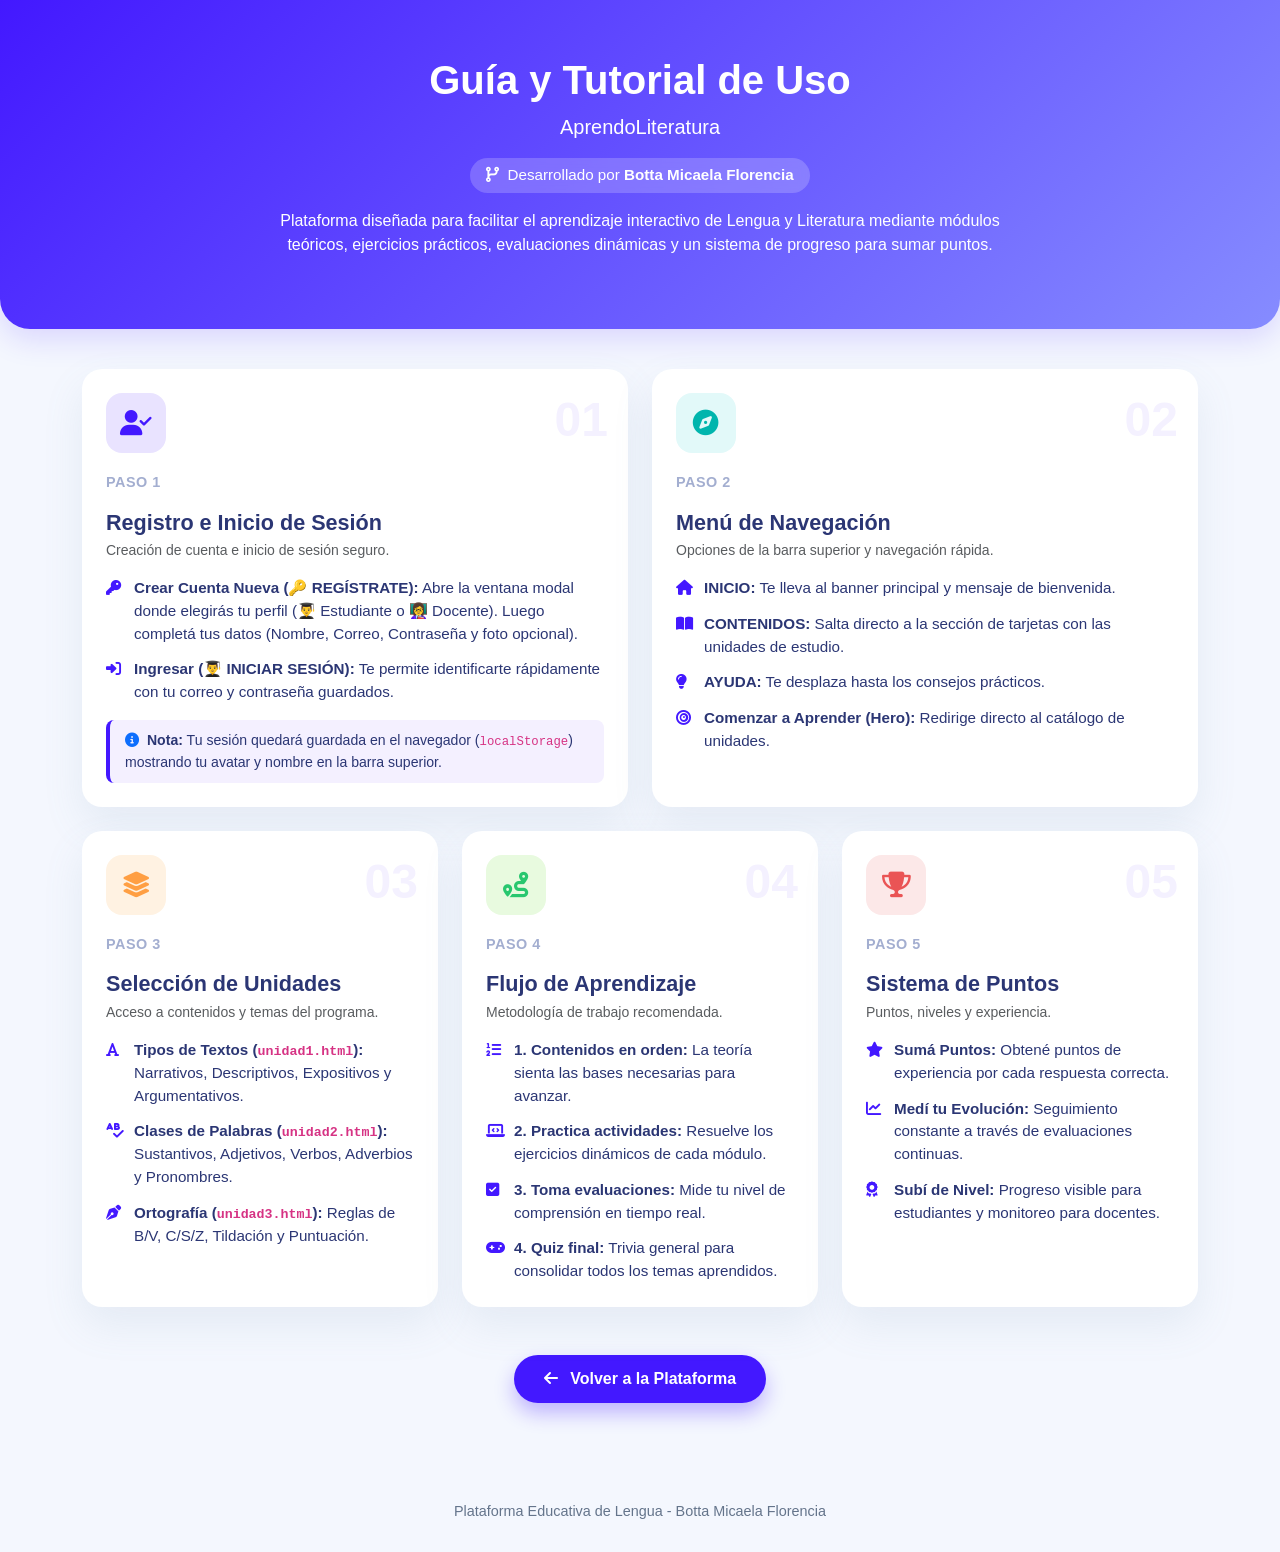
<file: tutorial.html>
<!DOCTYPE html>
<html lang="es">
<head>
    <meta charset="UTF-8">
    <meta name="viewport" content="width=device-width, initial-scale=1.0">
    <title>Plataforma de lengua</title>
    <link rel="stylesheet" href="https://cdn.jsdelivr.net/npm/bootstrap@4.4.1/dist/css/bootstrap.min.css" integrity="sha384-Vkoo8x4CGsO3+Hhxv8T/Q5PaXtkKtu6ug5TOeNV6gBiFeWPGFN9MuhOf23Q9Ifjh" crossorigin="anonymous">
    <!-- FontAwesome para los íconos del menú (llave y usuario) -->
    <link rel="stylesheet" href="https://cdnjs.cloudflare.com/ajax/libs/font-awesome/6.0.0/css/all.min.css">
    <link rel="stylesheet" href="estilos.css">
    <!-- Favicon / Ícono de la pestaña -->
  <link rel="icon" type="image/png" href="logo.png">
  <meta name="viewport" content="width=device-width, initial-scale=1.0">
</head>

<body>

<!DOCTYPE html>
<html lang="es">
<head>
  <meta charset="UTF-8">
  <meta name="viewport" content="width=device-width, initial-scale=1.0">
  <title>Tutorial de Uso - AprendoLiteratura</title>
  <!-- Bootstrap 5 CSS -->
  <link href="https://cdn.jsdelivr.net/npm/bootstrap@5.3.0/dist/css/bootstrap.min.css" rel="stylesheet">
  <!-- FontAwesome Icons -->
  <link rel="stylesheet" href="https://cdnjs.cloudflare.com/ajax/libs/font-awesome/6.4.0/css/all.min.css">
  
  <style>
    /* Estilos Generales */
    body {
      background-color: #f4f7fe;
      font-family: 'Segoe UI', Tahoma, Geneva, Verdana, sans-serif;
      color: #2b3674;
    }

    /* Banner Principal / Header */
    .tutorial-header {
      background: linear-gradient(135deg, #4318FF 0%, #868CFF 100%);
      color: white;
      padding: 3.5rem 1.5rem;
      border-radius: 0 0 30px 30px;
      margin-bottom: 2.5rem;
      box-shadow: 0px 10px 30px rgba(67, 24, 255, 0.15);
    }

    .tutorial-header h1 {
      font-weight: 800;
      font-size: 2.5rem;
    }

    .author-badge {
      background: rgba(255, 255, 255, 0.2);
      backdrop-filter: blur(5px);
      padding: 6px 16px;
      border-radius: 50px;
      display: inline-block;
      font-size: 0.95rem;
      font-weight: 500;
    }

    /* Tarjetas del Paso a Paso */
    .step-card {
      background: #ffffff;
      border-radius: 20px;
      border: none;
      box-shadow: 0px 18px 40px rgba(112, 144, 176, 0.12);
      transition: all 0.3s ease;
      height: 100%;
      overflow: hidden;
      position: relative;
    }

    .step-card:hover {
      transform: translateY(-5px);
      box-shadow: 0px 22px 45px rgba(67, 24, 255, 0.18);
    }

    /* Números de Pasos */
    .step-number {
      position: absolute;
      top: 15px;
      right: 20px;
      font-size: 3rem;
      font-weight: 900;
      color: rgba(67, 24, 255, 0.06);
    }

    .step-icon-wrapper {
      width: 60px;
      height: 60px;
      border-radius: 16px;
      display: flex;
      align-items: center;
      justify-content: center;
      font-size: 1.6rem;
      margin-bottom: 1.2rem;
    }

    /* Colores por sección */
    .bg-icon-1 { background: #E9E3FF; color: #4318FF; }
    .bg-icon-2 { background: #E2F9F9; color: #00B5AD; }
    .bg-icon-3 { background: #FFF2E2; color: #FF9F43; }
    .bg-icon-4 { background: #E8FADF; color: #28C76F; }
    .bg-icon-5 { background: #FCE8E8; color: #EA5455; }

    .step-title {
      font-size: 1.35rem;
      font-weight: 700;
      margin-bottom: 0.3rem;
    }

    .step-subtitle {
      font-size: 0.9rem;
      color: #A3AED0;
      font-weight: 600;
      text-transform: uppercase;
      letter-spacing: 0.5px;
      margin-bottom: 1rem;
    }

    .custom-list {
      list-style: none;
      padding-left: 0;
      margin-bottom: 0;
    }

    .custom-list li {
      position: relative;
      padding-left: 28px;
      margin-bottom: 0.8rem;
      font-size: 0.95rem;
      line-height: 1.5;
    }

    .custom-list li i {
      position: absolute;
      left: 0;
      top: 3px;
      color: #4318FF;
    }

    .custom-list li:last-child {
      margin-bottom: 0;
    }

    /* Modó Nota de Alerta */
    .note-box {
      background-color: #F4F0FF;
      border-left: 4px solid #4318FF;
      padding: 10px 15px;
      border-radius: 8px;
      font-size: 0.88rem;
      margin-top: 1rem;
    }

    /* Botón de Regreso */
    .btn-back {
      background: #4318FF;
      color: white;
      padding: 12px 30px;
      border-radius: 50px;
      font-weight: 700;
      text-decoration: none;
      box-shadow: 0px 10px 20px rgba(67, 24, 255, 0.3);
      transition: all 0.3s ease;
      display: inline-block;
    }

    .btn-back:hover {
      background: #3311CC;
      color: white;
      transform: scale(1.03);
    }
  </style>
</head>
<body>

  <!-- BANNER CABECERA -->
  <header class="tutorial-header text-center">
    <div class="container">
      <h1>Guía y Tutorial de Uso</h1>
      <p class="lead mt-2 mb-3">AprendoLiteratura</p>
      <div class="author-badge">
        <i class="fa-solid fa-code-branch me-1"></i> Desarrollado por <strong>Botta Micaela Florencia</strong>
      </div>
      <p class="mt-3 max-w-700 mx-auto opacity-90" style="max-width: 750px;">
        Plataforma diseñada para facilitar el aprendizaje interactivo de Lengua y Literatura mediante módulos teóricos, ejercicios prácticos, evaluaciones dinámicas y un sistema de progreso para sumar puntos.
      </p>
    </div>
  </header>

  <!-- CONTENIDO PRINCIPAL / TARJETAS -->
  <main class="container mb-5">
    <div class="row g-4">

      <!-- PASO 1: REGISTRO E INICIO DE SESIÓN -->
      <div class="col-lg-6">
        <div class="step-card p-4">
          <span class="step-number">01</span>
          <div class="step-icon-wrapper bg-icon-1">
            <i class="fa-solid fa-user-check"></i>
          </div>
          <div class="step-subtitle">Paso 1</div>
          <h2 class="step-title">Registro e Inicio de Sesión</h2>
          <p class="text-muted small">Creación de cuenta e inicio de sesión seguro.</p>
          
          <ul class="custom-list mt-3">
            <li>
              <i class="fa-solid fa-key"></i>
              <strong>Crear Cuenta Nueva (🔑 REGÍSTRATE):</strong> Abre la ventana modal donde elegirás tu perfil (👨‍🎓 Estudiante o 👩‍🏫 Docente). Luego completá tus datos (Nombre, Correo, Contraseña y foto opcional).
            </li>
            <li>
              <i class="fa-solid fa-right-to-bracket"></i>
              <strong>Ingresar (👨‍🎓 INICIAR SESIÓN):</strong> Te permite identificarte rápidamente con tu correo y contraseña guardados.
            </li>
          </ul>

          <div class="note-box">
            <i class="fa-solid fa-circle-info text-primary me-1"></i>
            <strong>Nota:</strong> Tu sesión quedará guardada en el navegador (<code>localStorage</code>) mostrando tu avatar y nombre en la barra superior.
          </div>
        </div>
      </div>

      <!-- PASO 2: MENÚ DE NAVEGACIÓN -->
      <div class="col-lg-6">
        <div class="step-card p-4">
          <span class="step-number">02</span>
          <div class="step-icon-wrapper bg-icon-2">
            <i class="fa-solid fa-compass"></i>
          </div>
          <div class="step-subtitle">Paso 2</div>
          <h2 class="step-title">Menú de Navegación</h2>
          <p class="text-muted small">Opciones de la barra superior y navegación rápida.</p>

          <ul class="custom-list mt-3">
            <li>
              <i class="fa-solid fa-house"></i>
              <strong>INICIO:</strong> Te lleva al banner principal y mensaje de bienvenida.
            </li>
            <li>
              <i class="fa-solid fa-book-open"></i>
              <strong>CONTENIDOS:</strong> Salta directo a la sección de tarjetas con las unidades de estudio.
            </li>
            <li>
              <i class="fa-solid fa-lightbulb"></i>
              <strong> AYUDA:</strong> Te desplaza hasta los consejos prácticos.
            </li>
            <li>
              <i class="fa-solid fa-bullseye"></i>
              <strong> Comenzar a Aprender (Hero):</strong> Redirige directo al catálogo de unidades.
            </li>
          </ul>
        </div>
      </div>

      <!-- PASO 3: UNIDADES DIDÁCTICAS -->
      <div class="col-lg-4">
        <div class="step-card p-4">
          <span class="step-number">03</span>
          <div class="step-icon-wrapper bg-icon-3">
            <i class="fa-solid fa-layer-group"></i>
          </div>
          <div class="step-subtitle">Paso 3</div>
          <h2 class="step-title">Selección de Unidades</h2>
          <p class="text-muted small">Acceso a contenidos y temas del programa.</p>

          <ul class="custom-list mt-3">
            <li>
              <i class="fa-solid fa-font"></i>
              <strong>Tipos de Textos (<code>unidad1.html</code>):</strong> Narrativos, Descriptivos, Expositivos y Argumentativos.
            </li>
            <li>
              <i class="fa-solid fa-spell-check"></i>
              <strong>Clases de Palabras (<code>unidad2.html</code>):</strong> Sustantivos, Adjetivos, Verbos, Adverbios y Pronombres.
            </li>
            <li>
              <i class="fa-solid fa-pen-nib"></i>
              <strong>Ortografía (<code>unidad3.html</code>):</strong> Reglas de B/V, C/S/Z, Tildación y Puntuación.
            </li>
          </ul>
        </div>
      </div>

      <!-- PASO 4: FLUJO DE APRENDIZAJE -->
      <div class="col-lg-4">
        <div class="step-card p-4">
          <span class="step-number">04</span>
          <div class="step-icon-wrapper bg-icon-4">
            <i class="fa-solid fa-route"></i>
          </div>
          <div class="step-subtitle">Paso 4</div>
          <h2 class="step-title">Flujo de Aprendizaje</h2>
          <p class="text-muted small">Metodología de trabajo recomendada.</p>

          <ul class="custom-list mt-3">
            <li>
              <i class="fa-solid fa-list-ol"></i>
              <strong>1. Contenidos en orden:</strong> La teoría sienta las bases necesarias para avanzar.
            </li>
            <li>
              <i class="fa-solid fa-laptop-code"></i>
              <strong>2. Practica actividades:</strong> Resuelve los ejercicios dinámicos de cada módulo.
            </li>
            <li>
              <i class="fa-solid fa-square-check"></i>
              <strong>3. Toma evaluaciones:</strong> Mide tu nivel de comprensión en tiempo real.
            </li>
            <li>
              <i class="fa-solid fa-gamepad"></i>
              <strong>4. Quiz final:</strong> Trivia general para consolidar todos los temas aprendidos.
            </li>
          </ul>
        </div>
      </div>

      <!-- PASO 5: SISTEMA DE GAMIFICACIÓN -->
      <div class="col-lg-4">
        <div class="step-card p-4">
          <span class="step-number">05</span>
          <div class="step-icon-wrapper bg-icon-5">
            <i class="fa-solid fa-trophy"></i>
          </div>
          <div class="step-subtitle">Paso 5</div>
          <h2 class="step-title">Sistema de Puntos</h2>
          <p class="text-muted small">Puntos, niveles y experiencia.</p>

          <ul class="custom-list mt-3">
            <li>
              <i class="fa-solid fa-star"></i>
              <strong>Sumá Puntos:</strong> Obtené puntos de experiencia por cada respuesta correcta.
            </li>
            <li>
              <i class="fa-solid fa-chart-line"></i>
              <strong>Medí tu Evolución:</strong> Seguimiento constante a través de evaluaciones continuas.
            </li>
            <li>
              <i class="fa-solid fa-award"></i>
              <strong>Subí de Nivel:</strong> Progreso visible para estudiantes y monitoreo para docentes.
            </li>
          </ul>
        </div>
      </div>

    </div>

    <!-- BOTÓN VOLVER -->
    <div class="text-center mt-5">
      <a href="index.html" class="btn-back">
        <i class="fa-solid fa-arrow-left me-2"></i> Volver a la Plataforma
      </a>
    </div>
  </main>

  <!-- Script Bootstrap -->
  <script src="https://cdn.jsdelivr.net/npm/bootstrap@5.3.0/dist/js/bootstrap.bundle.min.js"></script>
</body>
</html>











     <footer class="main-footer">
    Plataforma Educativa de Lengua - Botta Micaela Florencia
  </footer>

</body>

</html>
</file>
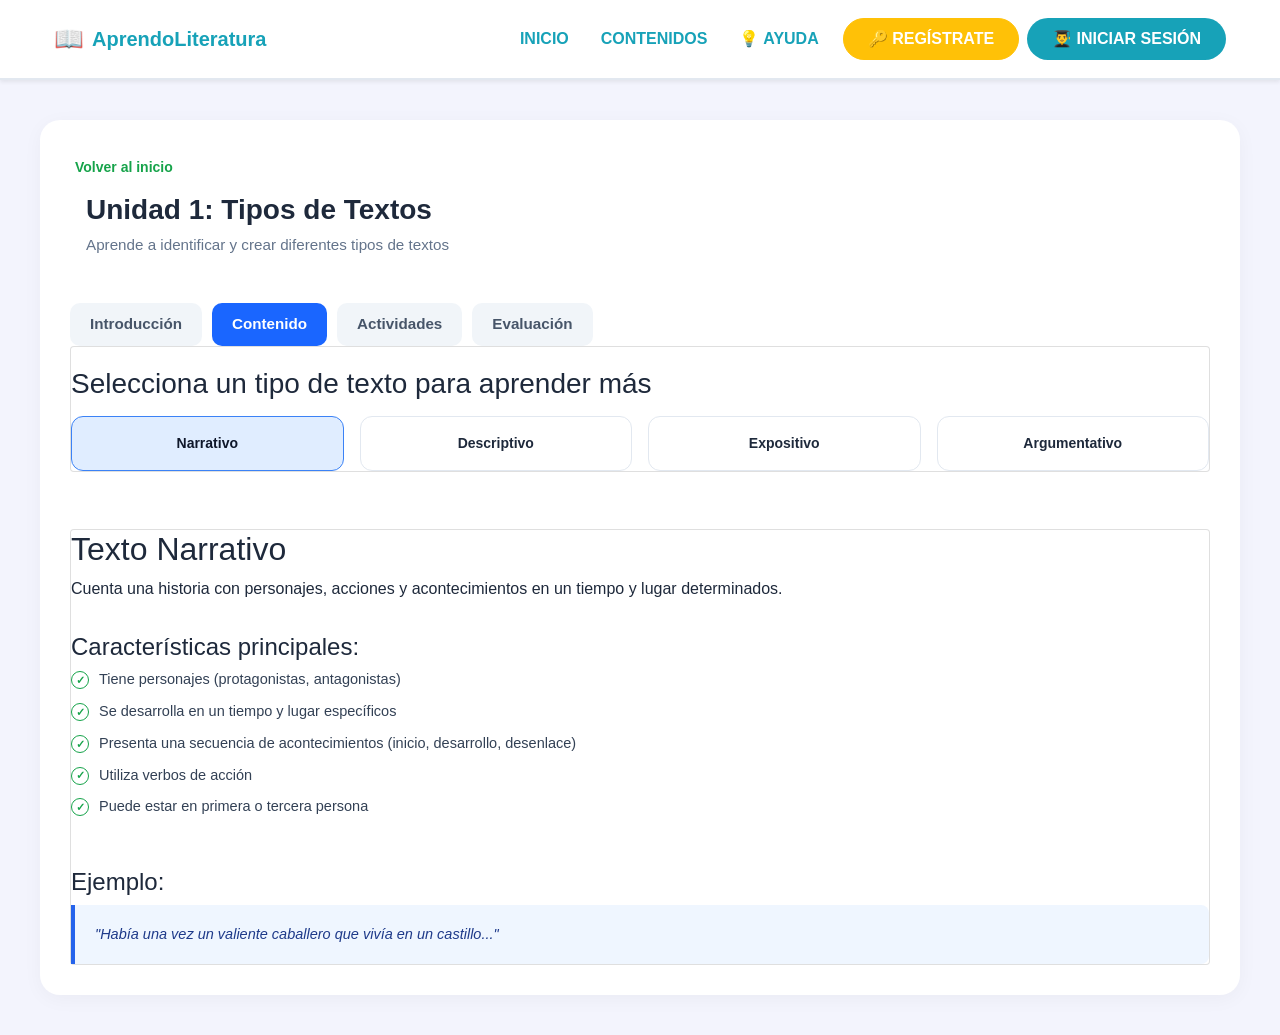
<file: unidad1.html>
<!DOCTYPE html>
<html lang="es">
<head>
    <meta charset="UTF-8">
    <meta name="viewport" content="width=device-width, initial-scale=1.0">
    <title>Plataforma de lengua</title>
    <link rel="stylesheet" href="https://cdn.jsdelivr.net/npm/bootstrap@4.4.1/dist/css/bootstrap.min.css" integrity="sha384-Vkoo8x4CGsO3+Hhxv8T/Q5PaXtkKtu6ug5TOeNV6gBiFeWPGFN9MuhOf23Q9Ifjh" crossorigin="anonymous">
        <link rel="stylesheet" href="estilos.css">
</head>
<body>
 <!--MENU DE NAVEGACIÓN-->
    <!--MENU DE NAVEGACIÓN-->
<nav class="navbar navbar-expand-lg bg-white py-3 shadow-sm">
  <div class="container-fluid px-4">
    <!-- LOGO O DERECHA SEGÚN CORRESPONDA -->
    <a class="navbar-brand font-weight-bold text-primary d-flex align-items-center" href="index.html">
      <span class="mr-2" style="font-size: 1.5rem;">📖</span>
      <span style="color: #17a2b8;">AprendoLiteratura</span>
    </a>

    <!-- BOTÓN HAMBURGUESA PARA CELULARES -->
    <button class="navbar-toggler" type="button" data-toggle="collapse" data-target="#navMenu">
      <span class="navbar-toggler-icon"></span>
    </button>

    <!-- MENÚ ALINEADO A LA DERECHA -->
    <div class="collapse navbar-collapse" id="navMenu">
      <ul class="navbar-nav ml-auto align-items-center">
        <li class="nav-item">
          <a class="nav-link font-weight-bold text-info px-3" href="index.html">INICIO</a>
        </li>
        <li class="nav-item">
          <a class="nav-link font-weight-bold text-info px-3" href="index.html#seccion-contenidos">CONTENIDOS</a>
        </li>
        <li class="nav-item">
          <a class="nav-link font-weight-bold text-info px-3" href="tutorial.html">💡 AYUDA</a>
        </li>
        <li class="nav-item ml-lg-2">
          <button class="btn btn-warning text-white rounded-pill font-weight-bold px-4 py-2" data-toggle="modal" data-target="#authModal">
            🔑 REGÍSTRATE
          </button>
        </li>
        <li class="nav-item ml-lg-2 mt-2 mt-lg-0">
          <button class="btn text-white rounded-pill font-weight-bold px-4 py-2" style="background-color: #17a2b8;" data-toggle="modal" data-target="#authModal">
            👨‍🎓 INICIAR SESIÓN
          </button>
        </li>
      </ul>
    </div>
  </div>
</nav>
<!--CIERRE DE MENU DE NAVEGACIÓN-->
<!--CIERRE DE MENU DE NAVEGACIÓN-->

<!--NUEVA PARTE DE PAGINA WEB-->

        <main class="content-card">
                 
<div class="main-card">
    <a href="index.html" class="back-link">
        <i class="fa-solid fa-arrow-left"></i> Volver al inicio
    </a>

    <div class="unit-header">
        <i class="fa-solid fa-book-open unit-icon"></i>
        <div class="unit-titles">
            <h2>Unidad 1: Tipos de Textos</h2>
            <p>Aprende a identificar y crear diferentes tipos de textos</p>
        </div>
    </div>

    <!-- PESTAÑAS PRINCIPALES -->
<div class="tabs-bar">
  <button class="tab-item" onclick="cambiarPestana('introduccion', this)">Introducción</button>
  <button class="tab-item active" onclick="cambiarPestana('contenido', this)">Contenido</button>
  <button class="tab-item" onclick="cambiarPestana('actividades', this)">Actividades</button>
  <button class="tab-item" onclick="cambiarPestana('evaluacion', this)">Evaluación</button>
</div>

<!-- SECCIÓN 1: INTRODUCCIÓN -->
<div id="sec-introduccion" class="tab-content d-none">
  <div class="card p-4">
    
    <!-- Encabezado de la Sección -->
    <h2 class="fw-bold mb-3">¿Qué son los tipos de textos?</h2>
    <p class="text-secondary mb-4">
      Los textos se pueden clasificar según su intención comunicativa y estructura. Cada tipo de texto tiene características específicas que lo hacen único y apropiado para diferentes situaciones.
    </p>

    <!-- Grilla de Tarjetas (2 columnas en pantallas medianas/grandes) -->
    <div class="row g-3">
      
      <!-- Texto Narrativo -->
      <div class="col-md-6">
        <div class="p-3 rounded-3 h-100" style="background-color: #f0f7ff; border: 1px solid #d0e3ff;">
          <h5 class="fw-bold text-primary">Texto Narrativo</h5>
          <p class="mb-0 text-muted small">
            Cuenta una historia con personajes, acciones y acontecimientos en un tiempo y lugar determinados.
          </p>
        </div>
      </div>

      <!-- Texto Descriptivo -->
      <div class="col-md-6">
        <div class="p-3 rounded-3 h-100" style="background-color: #f0fdf4; border: 1px solid #dcfce7;">
          <h5 class="fw-bold text-success">Texto Descriptivo</h5>
          <p class="mb-0 text-muted small">
            Representa personas, objetos, lugares o situaciones mediante palabras, detallando sus características.
          </p>
        </div>
      </div>

      <!-- Texto Expositivo -->
      <div class="col-md-6">
        <div class="p-3 rounded-3 h-100" style="background-color: #faf5ff; border: 1px solid #f3e8ff;">
          <h5 class="fw-bold" style="color: #8b5cf6;">Texto Expositivo</h5>
          <p class="mb-0 text-muted small">
            Explica o informa sobre un tema de manera objetiva y clara, transmitiendo conocimientos.
          </p>
        </div>
      </div>

      <!-- Texto Argumentativo -->
      <div class="col-md-6">
        <div class="p-3 rounded-3 h-100" style="background-color: #fffbeb; border: 1px solid #fef3c7;">
          <h5 class="fw-bold text-dark">Texto Argumentativo</h5>
          <p class="mb-0 text-muted small">
            Defiende una opinión o tesis mediante razones y argumentos para convencer al lector.
          </p>
        </div>
      </div>

    </div>
  </div>
</div>

<!-- SECCIÓN 2: CONTENIDO (Se muestra solo al presionar 'Contenido') -->
<div id="sec-contenido" class="tab-content">
  
  <!-- Selector de tipos de texto -->
  <div class="card margin-bottom">
    <h3 class="tipo-texto">Selecciona un tipo de texto para aprender más</h3>
    <div class="topics-grid">
      <button class="topic-btn active" data-topic="narrativo" onclick="cargarTema('narrativo')">Narrativo</button>
      <button class="topic-btn" data-topic="descriptivo" onclick="cargarTema('descriptivo')">Descriptivo</button>
      <button class="topic-btn" data-topic="expositivo" onclick="cargarTema('expositivo')">Expositivo</button>
      <button class="topic-btn" data-topic="argumentativo" onclick="cargarTema('argumentativo')">Argumentativo</button>
    </div>
  </div>

  <!-- Detalle dinámico del tema seleccionado -->
  <div class="card">
    <h2 id="titulo-tema">Texto Narrativo</h2>
    <p id="desc-tema">Cuenta una historia con personajes, acciones y acontecimientos en un tiempo y lugar determinados.</p>

    <h4 class="mt-3">Características principales:</h4>
    <ul id="lista-caracteristicas" class="features-list">
      <li>Tiene personajes (protagonistas, antagonistas)</li>
      <li>Se desarrolla en un tiempo y lugar específicos</li>
      <li>Presenta una secuencia de acontecimientos (inicio, desarrollo, desenlace)</li>
      <li>Utiliza verbos de acción</li>
      <li>Puede estar en primera o tercera persona</li>
    </ul>

    <h4 class="mt-3">Ejemplo:</h4>
    <div id="caja-ejemplo" class="example-box narrativo">
      "Había una vez un valiente caballero que vivía en un castillo..."
    </div>
  </div>

</div>

<!-- SECCIÓN 3: ACTIVIDADES -->
<div id="sec-actividades" class="tab-content d-none">
  <div class="card-actividades">
    <h2>Actividades Prácticas</h2>
    <p class="subtitle">Resuelve los siguientes ejercicios sobre tipos de texto.</p>

    <form id="form-actividades">
      
      <!-- Pregunta 1 -->
      <div class="question-card" id="q1-box">
        <p class="question-text">
          <strong>1. Lee el siguiente texto:</strong> "María era una niña curiosa de ojos brillantes y cabello castaño. Le encantaba leer bajo el viejo roble del jardín." <strong>¿Qué tipo de texto es?</strong>
        </p>
        <div class="options-group">
          <label class="option-item"><input type="radio" name="q1" value="Narrativo"> Narrativo</label>
          <label class="option-item"><input type="radio" name="q1" value="Descriptivo"> Descriptivo</label>
          <label class="option-item"><input type="radio" name="q1" value="Expositivo"> Expositivo</label>
          <label class="option-item"><input type="radio" name="q1" value="Argumentativo"> Argumentativo</label>
        </div>
        <div class="feedback-msg" id="feedback-q1"></div>
      </div>

      <!-- Pregunta 2 -->
      <div class="question-card" id="q2-box">
        <p class="question-text">
          <strong>2. Identifica el tipo:</strong> "Todos deberíamos usar transporte público porque reduce la contaminación y el tráfico en las ciudades."
        </p>
        <div class="options-group">
          <label class="option-item"><input type="radio" name="q2" value="Narrativo"> Narrativo</label>
          <label class="option-item"><input type="radio" name="q2" value="Descriptivo"> Descriptivo</label>
          <label class="option-item"><input type="radio" name="q2" value="Expositivo"> Expositivo</label>
          <label class="option-item"><input type="radio" name="q2" value="Argumentativo"> Argumentativo</label>
        </div>
        <div class="feedback-msg" id="feedback-q2"></div>
      </div>

      <!-- Pregunta 3 -->
      <div class="question-card" id="q3-box">
        <p class="question-text">
          <strong>3. ¿Cuál es un texto expositivo?</strong>
        </p>
        <div class="options-group">
          <label class="option-item"><input type="radio" name="q3" value="receta"> Una receta de cocina</label>
          <label class="option-item"><input type="radio" name="q3" value="cuento"> Un cuento de hadas</label>
          <label class="option-item"><input type="radio" name="q3" value="enciclopedia"> Un artículo de enciclopedia sobre el agua</label>
          <label class="option-item"><input type="radio" name="q3" value="carta"> Una carta personal</label>
        </div>
        <div class="feedback-msg" id="feedback-q3"></div>
      </div>

      <!-- Botón Enviar -->
      <button type="button" class="btn-submit" onclick="evaluarActividades()">Enviar Respuestas</button>
    </form>
    
    <!-- Resumen de resultado global -->
    <div id="resultado-global" class="result-summary d-none"></div>
  </div>
</div>


<!-- SECCIÓN 4: EVALUACIÓN -->
<div id="sec-evaluacion" class="tab-content d-none">
  <div class="eval-card-container">
    
    <!-- Encabezado con estado del juego -->
   <div class="stats-badge">
  <span class="badge-item">⏱️ Tiempo: <strong id="timer-val">15</strong>s</span>
  <span class="badge-item">⭐ Puntos: <strong id="score-val">0</strong></span>
  <span class="badge-item">🎯 Pregunta: <strong id="q-num">1</strong>/4</span>
</div>

    <!-- Barra de progreso -->
    <div class="progress-bar-bg">
      <div id="progress-fill" class="progress-bar-fill" style="width: 25%;"></div>
    </div>

    <!-- Tarjeta del Desafío (Interactive Flashcard) -->
    <div id="eval-game-box" class="quiz-card">
      <div class="card-badge" id="card-tag">Desafío #1</div>
      <p class="card-question" id="eval-question-text">
        ¿Que tipo de texto e?
      </p>

      <div class="game-options" id="eval-options">
        <!-- Las opciones se generan dinámicamente con JS -->
      </div>

      <div id="eval-feedback" class="feedback-banner d-none"></div>

      <button id="btn-next-q" class="btn-next d-none" onclick="siguientePregunta()">
        Siguiente Desafío ➜
      </button>
    </div>

    <!-- Pantalla de Resultado Final (Oculta al inicio) -->
    <div id="eval-results-screen" class="results-card d-none">
      <div class="trophy-icon">🏆</div>
      <h2>¡Evaluación Completada!</h2>
      <p id="final-score-text">Obtuviste 0 de 400 puntos posibles.</p>
      <div id="final-message" class="final-msg-box"></div>
      
      <button class="btn-retry" onclick="reiniciarEvaluacion()">
        🔄 Volver a Intentar
      </button>
    </div>

  </div>
</div>

<script>
  // 1. Datos para cada tipo de texto
  const temasData = {
    narrativo: {
      titulo: "Texto Narrativo",
      descripcion: "Cuenta una historia con personajes, acciones y acontecimientos en un tiempo y lugar determinados.",
      caracteristicas: [
        "Tiene personajes (protagonistas, antagonistas)",
        "Se desarrolla en un tiempo y lugar específicos",
        "Presenta una secuencia de acontecimientos (inicio, desarrollo, desenlace)",
        "Utiliza verbos de acción",
        "Puede estar en primera o tercera persona"
      ],
      ejemplo: '"Había una vez un valiente caballero que vivía en un castillo. Un día, decidió emprender un viaje para rescatar a la princesa que había sido secuestrada por un dragón. Después de muchas aventuras, logró vencer al dragón y rescatar a la princesa."'
    },
    descriptivo: {
      titulo: "Texto Descriptivo",
      descripcion: "Representa personas, objetos, lugares o situaciones mediante palabras, detallando sus características.",
      caracteristicas: [
        "Usa abundantes adjetivos calificativos",
        "Presenta detalles sensoriales (vista, oído, tacto, olfato, gusto)",
        "Puede ser objetiva (técnica) o subjetiva (literaria)",
        "Utiliza comparaciones y metáforas",
        "No presenta acción, sino características"
      ],
      ejemplo: '"El jardín era un espacio amplio y colorido. Las rosas rojas perfumaban el ambiente con su aroma dulce, mientras que las margaritas blancas se mecían suavemente con la brisa. El césped verde brillante cubría el suelo como una alfombra natural."'
    },
    expositivo: {
      titulo: "Texto Expositivo",
      descripcion: "Explica o informa sobre un tema de manera objetiva y clara, transmitiendo conocimientos.",
      caracteristicas: [
        "Presenta información de manera objetiva",
        "Utiliza un lenguaje claro y preciso",
        "Incluye definiciones, ejemplos y datos",
        "Sigue una estructura lógica",
        "Común en textos académicos y científicos"
      ],
      ejemplo: '"El agua es un compuesto químico formado por dos átomos de hidrógeno y uno de oxígeno (H2O). Es esencial para la vida en la Tierra y se puede encontrar en tres estados: sólido, líquido y gaseoso."'
    },
    argumentativo: {
      titulo: "Texto Argumentativo",
      descripcion: "Busca convencer o persuadir al lector sobre una postura determinada mediante razones y justificaciones.",
      caracteristicas: [
        "Presenta una tesis o idea principal a defender",
        "Utiliza argumentos lógicos, ejemplos o citas de autoridad",
        "Busca persuadir o generar debate en la audiencia",
        "Estructura típica: Introducción, Tesis, Argumentación y Conclusión"
      ],
      ejemplo: '"Es fundamental reducir el uso de plásticos de un solo uso. La contaminación marina afecta a miles de especies cada año y la acumulación de residuos amenaza la salud de los ecosistemas globales."'
    }
  };

  // 2. Función para cambiar de pestaña superior (Introducción, Contenido, etc.)
  function cambiarPestana(pestanaNombre, boton) {
    // Ocultar todas las secciones
    document.querySelectorAll('.tab-content').forEach(sec => sec.classList.add('d-none'));
    
    // Desmarcar todos los botones de pestañas
    document.querySelectorAll('.tab-item').forEach(btn => btn.classList.remove('active'));

    // Mostrar la sección correspondiente
    document.getElementById('sec-' + pestanaNombre).classList.remove('d-none');
    
    // Activar el botón presionado
    boton.classList.add('active');
  }

  // 3. Función para cambiar entre Narrativo, Descriptivo, Expositivo, Argumentativo
  function cargarTema(key) {
    const data = temasData[key];
    if (!data) return;

    // Cambiar títulos y descripción
    document.getElementById('titulo-tema').innerText = data.titulo;
    document.getElementById('desc-tema').innerText = data.descripcion;

    // Generar la lista de características
    const ul = document.getElementById('lista-caracteristicas');
    ul.innerHTML = '';
    data.caracteristicas.forEach(item => {
      const li = document.createElement('li');
      li.innerText = item;
      ul.appendChild(li);
    });

    // Actualizar el contenido y la clase de estilo del ejemplo
    const caja = document.getElementById('caja-ejemplo');
    caja.innerText = data.ejemplo;
    caja.className = `example-box ${key}`;

    // Marcar activo el botón correspondiente del submenú
    document.querySelectorAll('.topic-btn').forEach(btn => {
      btn.classList.toggle('active', btn.dataset.topic === key);
    });
  }
</script>
<!--Respuestas para las actividades de unidad 1-->
<script>
    // Respuestas correctas
const respuestasCorrectas = {
  q1: "Descriptivo",
  q2: "Argumentativo",
  q3: "enciclopedia"
};

function evaluarActividades() {
  const form = document.getElementById('form-actividades');
  let puntaje = 0;
  let total = 3;
  let guardadoData = {};

  for (let key in respuestasCorrectas) {
    const seleccion = form.elements[key].value;
    const box = document.getElementById(`${key}-box`);
    const feedback = document.getElementById(`feedback-${key}`);

    // Limpiar clases previas
    box.classList.remove('correct', 'incorrect');
    feedback.classList.remove('correct-text', 'incorrect-text');

    if (!seleccion) {
      feedback.innerText = '⚠️ Por favor, selecciona una opción.';
      feedback.className = 'feedback-msg incorrect-text';
      continue;
    }

    guardadoData[key] = seleccion; // Guardar valor para localStorage

    if (seleccion === respuestasCorrectas[key]) {
      puntaje++;
      box.classList.add('correct');
      feedback.innerText = '¡Correcto! Excelente deducción. 🎉';
      feedback.className = 'feedback-msg correct-text';
    } else {
      box.classList.add('incorrect');
      feedback.innerText = 'Incorrecto. Revisa el tipo de texto e intentalo de nuevo.';
      feedback.className = 'feedback-msg incorrect-text';
    }
  }

  // Guardar datos y puntaje en localStorage
  localStorage.setItem('unidad1_actividades', JSON.stringify({
    respuestas: guardadoData,
    puntaje: puntaje,
    completado: true
  }));

  // Mostrar cartel de resumen
  const resumen = document.getElementById('resultado-global');
  resumen.classList.remove('d-none');
  resumen.innerText = `Obtuviste ${puntaje} de ${total} respuestas correctas.`;
}

// Cargar respuestas guardadas al abrir la página
window.addEventListener('DOMContentLoaded', () => {
  const datosGuardados = localStorage.getItem('unidad1_actividades');
  if (datosGuardados) {
    const { respuestas } = JSON.parse(datosGuardados);
    const form = document.getElementById('form-actividades');
    
    for (let key in respuestas) {
      if (form.elements[key]) {
        form.elements[key].value = respuestas[key];
      }
    }
    // Auto evaluar para mostrar aciertos previos
    evaluarActividades();
  }
});
</script>
<script>
// Array de preguntas dinámicas con ejemplos
const evaluacionPreguntas = [
  {
    tag: "Desafío #1",
    pregunta: "Lee el siguiente fragmento: «El cielo estaba cubierto de nubes oscuras y un viento frío recorría las calles desiertas de la ciudad.» ¿Qué tipo de texto es?",
    opciones: ["Narrativo", "Descriptivo", "Expositivo", "Argumentativo"],
    correcta: 1 // Descriptivo
  },
  {
    tag: "Desafío #2",
    pregunta: "«Ayer por la tarde, Lucas encontró un mapa antiguo en el desván. Sin dudarlo, llamó a su hermana y comenzaron la búsqueda del tesoro.» ¿Qué tipo de texto es?",
    opciones: ["Narrativo", "Descriptivo", "Expositivo", "Argumentativo"],
    correcta: 0 // Narrativo
  },
  {
    tag: "Desafío #3",
    pregunta: "«La fotosíntesis es el proceso mediante el cual las plantas convierten la luz solar en energía química para su desarrollo.» ¿Qué tipo de texto es?",
    opciones: ["Narrativo", "Descriptivo", "Expositivo", "Argumentativo"],
    correcta: 2 // Expositivo
  },
  {
    tag: "Desafío #4",
    pregunta: "«Considero que el reciclaje debería ser obligatorio en todas las escuelas, ya que reduce drásticamente el impacto ambiental negativo.» ¿Qué tipo de texto es?",
    opciones: ["Narrativo", "Descriptivo", "Expositivo", "Argumentativo"],
    correcta: 3 // Argumentativo
  }
];

let indicePreguntaActual = 0;
let puntajeAcumulado = 0;
let tiempoRestante = 1800; 
let timerInterval = null;

// ⏱️ TIEMPO EN SEGUNDOS (30 minutos = 30 * 60 = 1800 segundos)
const TIEMPO_POR_PREGUNTA = 1800; 

// Función auxiliar para pasar de segundos a formato "MM:SS" (ej: 29:59)
function formatearTiempo(segundos) {
  const min = Math.floor(segundos / 60);
  const seg = segundos % 60;
  return `${min.toString().padStart(2, '0')}:${seg.toString().padStart(2, '0')}`;
}

function iniciarTimer() {
  clearInterval(timerInterval);
  tiempoRestante = TIEMPO_POR_PREGUNTA;
  document.getElementById("timer-val").innerText = formatearTiempo(tiempoRestante);

  timerInterval = setInterval(() => {
    tiempoRestante--;
    document.getElementById("timer-val").innerText = formatearTiempo(tiempoRestante);

    if (tiempoRestante <= 0) {
      clearInterval(timerInterval);
      tiempoAgotado();
    }
  }, 1000);
}

function renderizarPregunta() {
  const q = evaluacionPreguntas[indicePreguntaActual];
  
  document.getElementById("card-tag").innerText = q.tag;
  document.getElementById("eval-question-text").innerText = q.pregunta;
  document.getElementById("q-num").innerText = indicePreguntaActual + 1;
  
  // Actualizar barra de progreso
  const porcentaje = ((indicePreguntaActual + 1) / evaluacionPreguntas.length) * 100;
  document.getElementById("progress-fill").style.width = `${porcentaje}%`;

  // Resetear estados visuales
  const feedback = document.getElementById("eval-feedback");
  feedback.className = "feedback-banner d-none";
  document.getElementById("btn-next-q").classList.add("d-none");

  // Renderizar opciones de los 4 tipos de texto
  const container = document.getElementById("eval-options");
  container.innerHTML = "";

  q.opciones.forEach((opcion, idx) => {
    const btn = document.createElement("button");
    btn.className = "game-opt-btn";
    btn.innerText = opcion;
    btn.onclick = () => seleccionarRespuesta(idx, q.correcta);
    container.appendChild(btn);
  });

  // Arrancar la cuenta regresiva
  iniciarTimer();
}

function seleccionarRespuesta(indiceSeleccionado, indiceCorrecto) {
  clearInterval(timerInterval); // Detener el reloj

  const botones = document.querySelectorAll(".game-opt-btn");
  botones.forEach(btn => btn.disabled = true);

  const feedback = document.getElementById("eval-feedback");
  feedback.classList.remove("d-none");

  if (indiceSeleccionado === indiceCorrecto) {
    botones[indiceSeleccionado].classList.add("correct-opt");
    
    // Cálculo de puntos
    const puntosGanados = 100;
    puntajeAcumulado += puntosGanados;
    document.getElementById("score-val").innerText = puntajeAcumulado;

    feedback.innerText = `¡Correcto! 🎉 (+${puntosGanados} pts)`;
    feedback.className = "feedback-banner success";
  } else {
    botones[indiceSeleccionado].classList.add("incorrect-opt");
    botones[indiceCorrecto].classList.add("correct-opt");

    feedback.innerText = "¡Incorrecto! Revisa las características de este tipo de texto.";
    feedback.className = "feedback-banner error";
  }

  document.getElementById("btn-next-q").classList.remove("d-none");
}

function tiempoAgotado() {
  const q = evaluacionPreguntas[indicePreguntaActual];
  const botones = document.querySelectorAll(".game-opt-btn");
  botones.forEach(btn => btn.disabled = true);

  // Remarcar la respuesta correcta
  botones[q.correcta].classList.add("correct-opt");

  const feedback = document.getElementById("eval-feedback");
  feedback.classList.remove("d-none");
  feedback.innerText = "⏰ ¡Se acabó el tiempo de 30 minutos! No sumaste puntos en este desafío.";
  feedback.className = "feedback-banner error";

  document.getElementById("btn-next-q").classList.remove("d-none");
}

function siguientePregunta() {
  indicePreguntaActual++;
  if (indicePreguntaActual < evaluacionPreguntas.length) {
    renderizarPregunta();
  } else {
    mostrarPantallaFinal();
  }
}

function mostrarPantallaFinal() {
  clearInterval(timerInterval);
  document.getElementById("eval-game-box").classList.add("d-none");
  const resultsScreen = document.getElementById("eval-results-screen");
  resultsScreen.classList.remove("d-none");

  document.getElementById("final-score-text").innerText = `Obtuviste un total de ${puntajeAcumulado} puntos.`;

  const msgBox = document.getElementById("final-message");
  if (puntajeAcumulado >= 400) {
    msgBox.innerHTML = "<strong>¡Excelente trabajo! 🏆</strong> Dominás a la perfección todos los tipos de textos.";
  } else if (puntajeAcumulado >= 200) {
    msgBox.innerHTML = "<strong>¡Buen trabajo! 👍</strong> Tenés bien consolidados los conceptos principales.";
  } else {
    msgBox.innerHTML = "<strong>¡A seguir practicando! 💪</strong> Podés repasar la pestaña 'Contenido' e intentarlo otra vez.";
  }
}

function reiniciarEvaluacion() {
  indicePreguntaActual = 0;
  puntajeAcumulado = 0;
  document.getElementById("score-val").innerText = "0";
  document.getElementById("eval-results-screen").classList.add("d-none");
  document.getElementById("eval-game-box").classList.remove("d-none");
  renderizarPregunta();
}

document.addEventListener("DOMContentLoaded", () => {
  renderizarPregunta();
});
</script>
</body>
</file>
<file: estilos.css>
/* Estilos Base y Reset */
* {
  box-sizing: border-box;
  margin: 0;
  padding: 0;
}
body {
  font-family: 'Segoe UI', Tahoma, Geneva, Verdana, sans-serif;
  background-color: #f0f4f8;
  color: #333;
}
/* Previene que los elementos rompan el ancho de pantalla */
*, *::before, *::after {
  box-sizing: border-box;
}

body, html {
  max-width: 100vw;
  overflow-x: hidden; /* Evita el scroll horizontal molesto */
}

/* Imágenes y svgs fluidos */
img, svg {
  max-width: 100%;
  height: auto;
}

/* 1. BARRA DE NAVEGACIÓN (NAVBAR) */
.navbar {
  background-color: #ffffff;
  padding: 12px 30px;
  box-shadow: 0 2px 10px rgba(0, 0, 0, 0.05);
}
.nav-container {
 max-width: 1200px;
  margin: 0 auto;
}
.logo {
 display: flex;
  align-items: center;
  gap: 12px; /* Espacio entre el gráfico y el texto AprendoLiteratura */
}
/* Controla el tamaño de la imagen */
.logo img, .logo-img {
  height: 40px;          /* Ajustá entre 35px y 50px según tu gusto */
  width: auto;           /* Mantiene la proporción sin deformarlo */
  object-fit: contain;
}
.nav-links {
  display: flex;
  gap: 12px;
}
/* Botones de navegación con los colores del Figma */
.btn-nav {
 display: inline-flex;
    align-items: center;
    gap: 8px;
    text-decoration: none;
    color: #ffffff;
    font-weight: 600;
    font-size: 15px;
    /* Reducción del redondeado para que se vean rectangulares pero suaves */
    border-radius: 8px; 
    padding: 10px 22px;
    transition: background-color 0.2s;
}
.btn-blue { background-color: #1a66ff; }
.btn-green { background-color: #00b347; }
.btn-purple { background-color: #9933ff; }

/* Sub-barra de progreso general */
.nav-subbar {
   display: flex;
    justify-content: space-between;
    align-items: center;
    width: 100%;
    /* Color de fuente gris intermedio y tipografía limpia */
    color: #64748b; 
    font-size: 14px;
    font-family: system-ui, -apple-system, sans-serif;
}
/* CONTENEDOR CENTRAL DE LA PÁGINA */
.main-content {
  max-width: 1200px;
  margin: 40px auto;
  padding: 0 20px;
  display: flex;
  flex-direction: column;
  gap: 32px; /* Espacio vertical controlado entre elementos */
}

/* 2. TARJETA DE BIENVENIDA (Fondo blanco entero) */
.welcome-card {
  background-color: #ffffff;
  border-radius: 16px;
  padding: 40px;
  text-align: center;
  box-shadow: 0 4px 12px rgba(0, 0, 0, 0.03);
}
.welcome-card h1 {
  font-size: 2.2rem;
  color: #1e293b;
  margin-bottom: 16px;
}
.welcome-card p {
  color: #64748b;
  font-size: 1.05rem;
  max-width: 850px;
  margin: 0 auto;
  line-height: 1.6;
}

/* 3. CONTENEDOR DE TARJETAS (Fila impecable) */
.course-container {
  display: grid;
  grid-template-columns: repeat(3, 1fr); /* Divide el espacio en 3 columnas idénticas */
  gap: 24px;
}

/* Estructura de las Tarjetas de pagina de inicio */
.unit-card {
  background-color: #ffffff;
  border-radius: 16px;
  box-shadow: 0 4px 12px rgba(0, 0, 0, 0.03);
  display: flex;
  flex-direction: column;
  overflow: hidden; /* Esto arregla los bordes redondeados de arriba */
  /* Esta línea hace que el movimiento sea suave */
  transition: transform 0.3s ease, box-shadow 0.3s ease;
}
/*movimiento de las tarjetas en el inicio*/
/* El movimiento ocurre cuando pasas el mouse por encima */
.unit-card:hover {
  transform: translateY(-10px); /* La mueve hacia arriba */
  box-shadow: 0 10px 20px rgba(0,0,0,0.2); /* Aumenta la sombra para dar efecto de elevación */
}

.card-header {
  padding: 24px;
  color: #ffffff;
  text-align: center;
}
.card-header h2 {
  margin-top: 10px;
  font-size: 1.3rem;
}

/* Colores de las cabeceras */
.card-blue .card-header   { background-color: #1a66ff; }
.card-green .card-header  { background-color: #00b347; }
.card-purple .card-header { background-color: #9933ff; }

.card-body {
  padding: 24px;
  flex-grow: 1;
  display: flex;
  flex-direction: column;
  gap: 20px;
}
.description {
  color: #64748b;
  font-size: 0.95rem;
  line-height: 1.5;
}

/* Progreso */
.progress-container {
  display: flex;
  flex-direction: column;
  gap: 6px;
}
.progress-text {
  display: flex;
  justify-content: space-between;
  font-size: 0.85rem;
  color: #475467;
  font-weight: 600;
}
.progress-bar-bg {
  background-color: #e2e8f0;
  border-radius: 4px;
  height: 8px;
}
.progress-bar-fill {
  background-color: #94a3b8;
  height: 100%;
  width: 0%; /* Empieza en cero */
  border-radius: 4px;
}

/* Etiquetas */
.tags-section h3 {
  font-size: 0.85rem;
  color: #344054;
  margin-bottom: 8px;
}
.tags-container {
  display: flex;
  flex-wrap: wrap;
  gap: 6px;
}
.tag {
  background-color: #f1f5f9;
  color: #475569;
  padding: 4px 10px;
  border-radius: 12px;
  font-size: 0.8rem;
}

/* Botón inferior */
.btn-start {
  border: none;
  border-radius: 8px;
  padding: 12px;
  margin: 0 24px 24px 24px;
  color: white;
  font-weight: 600;
  cursor: pointer;
}

.card-blue .btn-start   { background-color: #1a66ff; }
.card-green .btn-start  { background-color: #00b347; }
.card-purple .btn-start { background-color: #9933ff; }

/* Modifica la clase que ya tienes */
.nav-container {
  display: flex;
  justify-content: space-between; /* Empuja los 3 bloques internos hacia los extremos */
  align-items: center;
  max-width: 1200px;
  margin: 0 auto;
  width: 100%;
}

/* Asegúrate de que el grupo de botones tenga un espacio (gap) entre sí */
.nav-links {
gap: 24px;
}


/* Contenedor principal de la sección de consejos */
.tips-card {
width: 100%;             /* Ocupa todo el ancho disponible */
  max-width: 1200px;       /* Mismo ancho máximo que el contenedor de las 3 tarjetas de arriba */
  margin: 30px auto;       /* La centra horizontalmente */
  background: #ffffff;
  border-radius: 16px;
  padding: 24px 32px;
  box-shadow: 0 4px 20px rgba(0, 0, 0, 0.05);
}

.tips-card h2 {
  font-size: 1.25rem;
  font-weight: 700;
  color: #1a202c;
  margin-top: 0;
  margin-bottom: 24px;
}

/* Distribución en dos columnas usando Grid */
.tips-grid {
 display: grid;
  grid-template-columns: repeat(2, 1fr);
  gap: 20px 40px;
  margin-top: 20px;
}

/* Estructura interna de cada consejo individual */
.tip-item {
  display: flex;
  align-items: flex-start;
  gap: 16px;
}

/* El círculo del número */
.tip-number {
  width: 32px;
  height: 32px;
  border-radius: 50%;
  display: flex;
  align-items: center;
  justify-content: center;
  font-weight: 600;
  font-size: 0.9rem;
  flex-shrink: 0;
}

/* Variaciones de colores para los números según Figma */
.num-blue {
  background-color: #e8f0fe;
  color: #1a73e8; }
.num-green { 
  background-color: #e6f4ea;
  color: #137333;}
.num-purple { 
   background-color: #f3e8fd;
  color: #9333ea;}
.num-orange { 
   background-color: #fef7e0;
  color: #b06000; }

/* Textos de los consejos */
.tip-text h3 {
  margin: 0;
  font-size: 0.95rem;
  font-weight: 600;
  color: #202124;
  line-height: 1.3;
}

.tip-text p {
   margin: 4px 0 0 0;
  font-size: 0.85rem;
  color: #5f6368;
}


/* Estilo para el Footer del final de página */
.main-footer {
  text-align: center; /* Centra el texto horizontalmente */
  color: #64748b;     /* El color gris suave que tiene en el Figma */
  font-size: 0.9rem;  /* Tamaño de la fuente ajustable */
  width: 100%;        /* Asegura que ocupe todo el ancho para poder centrarse */
  padding: 30px 0;    /* Le da espacio arriba y abajo para que respire */
  margin-top: 20px;   /* Separa el footer de la tarjeta de consejos */
}

/*pagina unidad 1*/
/* Contenedor Blanco Principal */
.main-card {
    background-color: #ffffff;
    border-radius: 20px; /* Bordes bien redondeados como en Figma */
    padding: 30px;
    box-shadow: 0 4px 20px rgba(0, 0, 0, 0.04); /* Sombra muy suave */
    font-family: 'Segoe UI', Tahoma, Geneva, Verdana, sans-serif;
    max-width: 1200px; /*aumentamos el ancho de la tarjeta de la unidad 1*/
    width: 100%;
    margin-top: 24px auto 0 auto; /*centrado de tarjeta automaticamente*/
    margin: 40px auto

}

/* Enlace Volver al Inicio */
.back-link {
    display: inline-flex;
    align-items: center;
    gap: 8px;
    color: #1a66ff;
    text-decoration: none;
    font-size: 0.9rem;
    font-weight: 600;
    margin-bottom: 20px;
}
.back-link:hover {
    text-decoration: underline;
}

/* Encabezado (Icono + Textos) */
.unit-header {
    display: flex;
    align-items: flex-start; /* Alinea el icono arriba con el título */
    gap: 16px;
    margin-bottom: 30px;
}

.unit-icon {
    color: #1a66ff;
    font-size: 2.2rem;
    margin-top: 2px;
}

.unit-titles h2 {
    color: #1e293b;
    font-size: 1.75rem;
    font-weight: 700;
    line-height: 1.2;
}

.unit-titles p {
    color: #64748b;
    font-size: 0.95rem;
    margin-top: 4px;
}

/* Barra de Pestañas */
.tabs-bar {
    display: flex;
    gap: 10px;
}

/* Estilo Base de los Botones de Pestaña */
.tab-item {
    border: none;
    padding: 10px 20px;
    font-size: 0.95rem;
    font-weight: 600;
    border-radius: 10px;
    cursor: pointer;
    transition: all 0.2s ease;
    background-color: #f1f5f9; /* Gris clarito para botones inactivos */
    color: #475569;
}

/* Estado de la Pestaña Activa (Introducción) */
.tab-item.active {
    background-color: #1a66ff; /* Azul brillante */
    color: #ffffff;
}

/* Efecto Hover para los Inactivos */
.tab-item:not(.active):hover {
    background-color: #e2e8f0;
    color: #1e293b;
}
/*segunda seccion de unidad 1*/
/* Espaciado superior extra para esta tarjeta de selección si lo requieres */
.selection-section {
    margin-top: 24px;
}

/* Título interno */
.selection-section h3 {
    font-size: 1.2rem;
    color: #1e293b;
    font-weight: 700;
    margin-bottom: 20px;
}

/* Cuadrícula para los 4 botones iguales */
.text-types-grid {
    display: grid;
    grid-template-columns: repeat(4, 1fr); /* Crea 4 columnas del mismo tamaño */
    gap: 16px; /* Separación horizontal entre los botones */
}

/* Estilo Base para cada botón de tipo de texto */
.type-btn {
    background-color: #ffffff;
    border: 1px solid #e2e8f0; /* Borde gris sutil de Figma */
    border-radius: 10px;
    padding: 16px 0; /* Espaciado interno arriba y abajo */
    font-size: 0.95rem;
    font-weight: 600;
    color: #000000;
    cursor: pointer;
    transition: all 0.2s ease;
    text-align: center;
}

/* Estado del botón activo (Seleccionado: Narrativo) */
.type-btn.active {
    background-color: #e6f0ff; /* Fondo azul sumamente claro */
    border: 2px solid #1a66ff;  /* Borde azul más grueso e intenso */
    color: #000000;
}

/* Efecto Hover para los botones que no están activos */
.type-btn:not(.active):hover {
    background-color: #f8fafc;
    border-color: #cbd5e1;
}
/*Tercera seccion de unidad 1*/
/* Espaciado para separar esta tarjeta de la anterior */
.content-section {
    margin-top: 24px;
}

.content-section h3 {
    font-size: 1.4rem;
    color: #1e293b;
    font-weight: 700;
    margin-bottom: 12px;
}

.main-description {
    color: #475569;
    font-size: 0.95rem;
    line-height: 1.6;
    margin-bottom: 24px;
}

/* Distribución en 2 columnas perfectas */
.info-cards-grid {
    display: grid;
    grid-template-columns: repeat(2, 1fr); /* Dos columnas iguales */
    gap: 16px; /* Separación uniforme entre las tarjetas */
}

/* Estilo general compartido por las 4 sub-tarjetas */
.info-block {
    border-radius: 12px;
    padding: 20px;
    border: 1px solid transparent; /* Se sobreescribe abajo */
    display: flex;
    flex-direction: column;
    gap: 8px;
}

.info-block h4 {
    font-size: 1.05rem;
    font-weight: 700;
}

.info-block p {
    font-size: 0.88rem;
    color: #475569;
    line-height: 1.5;
    margin: 0;
}

/* --- Variaciones de color según el diseño de Figma --- */

/* 1. Azul (Narrativo) */
.block-blue {
    background-color: #f0f6ff;
    border-color: #dbeafe;
}
.block-blue h4 { color: #1a66ff; }

/* 2. Verde (Descriptivo) */
.block-green {
    background-color: #f0fdf4;
    border-color: #dcfce7;
}
.block-green h4 { color: #00b347; }

/* 3. Morado (Expositivo) */
.block-purple {
    background-color: #faf5ff;
    border-color: #f3e8ff;
}
.block-purple h4 { color: #9933ff; }

/* 4. Naranja / Crema (Argumentativo) */
.block-orange {
    background-color: #fdf8f2;
    border-color: #fee2e2; /* Un borde sutilmente cálido */
}
.block-orange h4 { color: #1e293b; } 

/*PAGINA WEB QUIZ*/
/* CONFIGURACIÓN GENERAL / RESET */
* {
    margin: 0;
    padding: 0;
    box-sizing: border-box;
    font-family: 'Segoe UI', Tahoma, Geneva, Verdana, sans-serif;
}

body {
    background-color: #f3f4fd; /* Fondo sutilmente azulado/grisáceo de tu captura */
    color: #1e293b;
    display: flex;
    flex-direction: column;
    min-height: 100vh;
}

/* NAVBAR SUPERIOR */
/* BUSCÁ ESTA SECCIÓN EN TU STYLES.CSS Y REEMPLAZALA */
.navbar {
    background-color: #ffffff;
    display: flex;
    justify-content: space-between; /* Esto empuja los botones a la derecha */
    align-items: center;
    padding: 12px 40px;
    border-bottom: 2px solid #e2e8f0;
    width: 100%; /* Forzamos a que ocupe todo el ancho disponible */
}

.nav-buttons {
    display: flex;
    gap: 12px;
    margin-left: auto; /* Asegura que el grupo de botones se pegue a la derecha */
}

.nav-logo {
    display: flex;
    align-items: center;
    gap: 10px;
    color: #1d4ed8;
}

.logo-icon {
    font-size: 28px;
}

.nav-logo h2 {
    font-size: 20px;
    font-weight: 700;
}

.nav-buttons {
    display: flex;
    gap: 12px;
}

/* BOTONES DE NAVEGACIÓN */
.btn-nav {
  text-transform: uppercase;
  font-weight: 600;
  font-size: 0.85rem;
  letter-spacing: 0.8px;
  color: #4a5568 !important; /* Texto gris limpio como en la foto */
  text-decoration: none !important;
  background: transparent !important; /* Quita los fondos azul, verde y violeta */
  padding: 6px 10px;
  transition: color 0.2s ease;
}

.btn-nav:hover {
  color: #0d9ebd !important;
}
.btn-blue { background-color: #2563eb; }
.btn-green { background-color: #16a34a; }
.btn-purple { background-color: #9333ea; }

/* SUB-BARRA DE PROGRESO */
.sub-bar {
    background-color: #ffffff;
    padding: 10px 40px;
    display: flex;
    justify-content: space-between;
    font-size: 13px;
    color: #64748b;
    border-bottom: 1px solid #e2e8f0;
}

.sub-icon {
    font-size: 16px;
    vertical-align: middle;
}

/* CONTENEDOR PRINCIPAL */
.main-container {
    flex: 1;
    max-width: 800px;
    width: 100%;
    margin: 30px auto;
    padding: 0 20px;
    display: flex;
    flex-direction: column;
    gap: 20px;
}

/* TARJETA ENCABEZADO DE QUIZ */
.quiz-header-card {
    background-color: #ffffff;
    border-radius: 12px;
    padding: 20px;
    border: 1px solid #e2e8f0;
    box-shadow: 0 2px 4px rgba(0,0,0,0.02);
}

.back-link {
    color: #16a34a;
    text-decoration: none;
    font-size: 14px;
    font-weight: 600;
    display: inline-flex;
    align-items: center;
    gap: 5px;
    margin-bottom: 15px;
}

.quiz-header-content {
    display: flex;
    align-items: center;
    gap: 15px;
}

.trophy-small {
    font-size: 40px;
    color: #d97706; /* Color dorado */
}

.quiz-header-text h3 {
    font-size: 22px;
    color: #0f172a;
}

.quiz-header-text p {
    font-size: 14px;
    color: #64748b;
}

/* TARJETA CENTRAL DEL DESAFÍO */
.challenge-card {
    background-color: #ffffff;
    border-radius: 16px;
    padding: 40px 30px;
    border: 1px solid #e2e8f0;
    text-align: center;
    box-shadow: 0 4px 6px rgba(0,0,0,0.02);
    display: flex;
    flex-direction: column;
    align-items: center;
}

.trophy-large {
    font-size: 80px;
    color: #d97706;
    margin-bottom: 15px;
}

.challenge-title {
    font-size: 26px;
    color: #0f172a;
    margin-bottom: 8px;
}

.challenge-subtitle {
    font-size: 15px;
    color: #64748b;
    margin-bottom: 30px;
}

/* GRID DE DETALLES (TIEMPO, RACHA, ETC.) */
.features-grid {
    display: grid;
    grid-template-columns: repeat(3, 1fr);
    gap: 15px;
    width: 100%;
    margin-bottom: 35px;
}

.feature-box {
    border-radius: 10px;
    padding: 20px 15px;
    text-align: left;
}

.feature-title {
    display: flex;
    align-items: center;
    gap: 6px;
    font-size: 14px;
    margin-bottom: 8px;
}

.feature-box p {
    font-size: 13px;
    color: #475569;
    line-height: 1.4;
}

/* COLORES ESPECÍFICOS DE LAS TARJETITAS */
.box-blue { background-color: #eff6ff; }
.text-blue { color: #2563eb; }

.box-green { background-color: #f0fdf4; }
.text-green { color: #16a34a; }

.box-purple { background-color: #faf5ff; }
.text-purple { color: #9333ea; }

/* BOTÓN COMENZAR */
.btn-start {
    background-color: #00c040; /* El verde brillante del botón iniciar */
    color: white;
    font-size: 16px;
    font-weight: 700;
    padding: 14px 45px;
    border: none;
    border-radius: 8px;
    cursor: pointer;
    box-shadow: 0 4px 0 #009030; /* Efecto 3D abajo del botón */
    transition: all 0.1s ease;
}

.btn-start:active {
    transform: translateY(4px);
    box-shadow: 0 0px 0 #009030;
}

/* FOOTER */
.footer {
    text-align: center;
    padding: 20px;
    font-size: 13px;
    color: #64748b;
    background-color: #ffffff;
    border-top: 1px solid #e2e8f0;
    margin-top: auto;
}

/*estilos de quiz1*/
/* ==========================================================================
   NUEVOS ESTILOS PARA LA PANTALLA DE PREGUNTAS (image_5e31e1.png)
   ========================================================================== */

/* Ajuste de flexbox para el encabezado con puntaje */
.header-split {
    display: flex;
    justify-content: space-between;
    align-items: center;
}

.header-right-score {
    text-align: center;
}

.score-number {
    display: block;
    font-size: 24px;
    font-weight: 800;
    color: #0f172a;
}

.score-label {
    font-size: 12px;
    color: #64748b;
}

/* Tarjeta intermedia de estado */
.status-card {
    background-color: #ffffff;
    border-radius: 12px;
    padding: 20px;
    border: 1px solid #e2e8f0;
    display: flex;
    justify-content: space-between;
    align-items: center;
}

.status-left {
    flex: 1;
    display: flex;
    flex-direction: column;
    gap: 12px;
}

.question-number {
    font-size: 13px;
    color: #64748b;
    font-weight: 500;
}

/* Contenedor gris de la barra */
.progress-bar-container {
    background-color: #e2e8f0;
    border-radius: 10px;
    height: 8px;
    width: 250px;
    overflow: hidden;
}

/* El relleno violeta */
.progress-bar-fill {
    background-color: #6366f1;
    height: 100%;
    border-radius: 10px;
}

/* Tags / Etiquetas */
.tags-container {
    display: flex;
    gap: 8px;
}

.tag {
    font-size: 12px;
    font-weight: 600;
    padding: 4px 12px;
    border-radius: 20px;
}

.tag-easy { background-color: #dcfce7; color: #16a34a; }
.tag-topic { background-color: #e0f2fe; color: #0284c7; }
.tag-points { background-color: #f3e8ff; color: #7c3aed; }

/* El contador de tiempo a la derecha */
.status-right-timer {
    text-align: center;
    padding-left: 20px;
}

.timer-number {
    display: block;
    font-size: 36px;
    font-weight: 800;
    color: #0f172a;
    line-height: 1;
}

.timer-label {
    font-size: 13px;
    color: #64748b;
}

/* Tarjeta blanca de la pregunta */
.question-card {
    background-color: #ffffff;
    border-radius: 16px;
    padding: 35px 25px;
    border: 1px solid #e2e8f0;
    text-align: center;
}

.question-title {
    font-size: 24px;
    font-weight: 700;
    color: #0f172a;
    margin-bottom: 30px;
}

/* Grilla de respuestas 2 columnas x 2 filas */
.answers-grid {
    display: grid;
    grid-template-columns: repeat(2, 1fr);
    gap: 15px;
    width: 100%;
}

/* Botones base de respuestas */
.btn-answer {
    color: white;
    font-size: 16px;
    font-weight: 700;
    padding: 20px;
    border: none;
    border-radius: 12px;
    cursor: pointer;
    transition: all 0.1s ease;
}

.btn-answer:active {
    transform: scale(0.98);
    opacity: 0.9;
}

/* Colores exactos de los botones de opciones con su respectivo borde inferior 3D */
.answer-red { 
    background-color: #ef4444; 
    box-shadow: 0 4px 0 #b91c1c;
}
.answer-blue { 
    background-color: #3b82f6; 
    box-shadow: 0 4px 0 #1d4ed8;
}
.answer-yellow { 
    background-color: #eab308; 
    box-shadow: 0 4px 0 #a16207;
}
.answer-green { 
    background-color: #22c55e; 
    box-shadow: 0 4px 0 #15803d;
}

/* --- BOTONES DE REGISTRO E INICIO DE SESIÓN --- */
.auth-buttons {
 display: flex;
  align-items: center;
  gap: 12px;
}
.btn-auth {
  display: inline-flex;
  align-items: center;
  justify-content: center;
  border: none;
  border-radius: 50px; /* Redondeado completo estilo píldora */
  padding: 10px 22px;
  font-weight: 700;
  font-size: 0.8rem;
  letter-spacing: 0.5px;
  color: #ffffff;
  cursor: pointer;
  transition: background-color 0.2s ease, transform 0.1s ease;
}
.btn-auth .icon-btn {
  margin-right: 8px;
  font-size: 0.85rem;
}
/* Botón Regístrate (Amarillo/Naranja) */
.btn-registrate {
  background-color: #f2b738;
}
.btn-registrate:hover {
background-color: #e0a526;
  color: #ffffff;
}
/* Botón Iniciar Sesión (Azul Cyan) */
.btn-iniciar {
background-color: #0d9ebd;
}
.btn-iniciar:hover {
 background-color: #0b8a9d;
  color: #ffffff;
}
/* Divisor y Subbar */
.nav-divider {
  border: 0;
  border-top: 1px solid #edf2f7;
  margin: 10px 0;
}

.nav-subbar {
  display: flex;
  justify-content: flex-end;
  gap: 20px;
  font-size: 0.85rem;
  color: #718096;
  font-weight: 600;
  max-width: 1200px;
  margin: 0 auto;
}
/*banner*/
/* --- HERO BANNER --- */
.hero-banner {
  background: linear-gradient(135deg, #f8fafc 0%, #edf2f7 100%);
  border-radius: 20px;
  padding: 40px 30px;
  margin: 20px auto 40px auto;
  max-width: 1200px;
  box-shadow: 0 4px 15px rgba(0, 0, 0, 0.03);
}

.hero-container {
  display: flex;
  align-items: center;
  justify-content: space-between;
  gap: 40px;
  flex-wrap: wrap;
}

.hero-content {
  flex: 1;
  min-width: 300px;
}

.badge-tag {
  display: inline-block;
  background-color: #e0f2fe;
  color: #0284c7;
  font-weight: 700;
  font-size: 0.8rem;
  padding: 6px 14px;
  border-radius: 20px;
  margin-bottom: 15px;
}

.hero-content h1 {
  font-size: 2.2rem;
  font-weight: 800;
  color: #1e293b;
  line-height: 1.2;
  margin-bottom: 15px;
}

.hero-content p {
  font-size: 1rem;
  color: #64748b;
  line-height: 1.6;
  margin-bottom: 25px;
}

/* Botones del Banner */
.hero-actions {
  display: flex;
  gap: 15px;
  flex-wrap: wrap;
}

.btn-hero {
  padding: 12px 24px;
  border-radius: 12px;
  font-weight: 700;
  font-size: 0.95rem;
  text-decoration: none !important;
  transition: all 0.2s ease;
  display: inline-flex;
  align-items: center;
}

.btn-primary-hero {
  background-color: #0d9ebd;
  color: #ffffff !important;
  box-shadow: 0 4px 12px rgba(13, 158, 189, 0.25);
}

.btn-primary-hero:hover {
  background-color: #0b8a9d;
  transform: translateY(-2px);
}

.btn-secondary-hero {
  background-color: #ffffff;
  color: #334155 !important;
  border: 1px solid #cbd5e1;
}

.btn-secondary-hero:hover {
  background-color: #f1f5f9;
  transform: translateY(-2px);
}

/* Tarjetas de características del lado derecho */
.hero-features {
  flex: 1;
  min-width: 280px;
  display: flex;
  flex-direction: column;
  gap: 15px;
}

.feature-card {
  display: flex;
  align-items: center;
  gap: 15px;
  background-color: #ffffff;
  padding: 15px 20px;
  border-radius: 14px;
  box-shadow: 0 2px 8px rgba(0, 0, 0, 0.04);
  border-left: 5px solid transparent;
}

.f-blue { border-left-color: #0d9ebd; }
.f-purple { border-left-color: #9333ea; }
.f-green { border-left-color: #22c55e; }

.f-icon {
  font-size: 1.8rem;
}

.feature-card h4 {
  margin: 0;
  font-size: 0.95rem;
  font-weight: 700;
  color: #1e293b;
}

.feature-card p {
  margin: 2px 0 0 0;
  font-size: 0.8rem;
  color: #64748b;
}

/*ESTILOS DE SECCION UNIDAD 1 HTML*/
/* Layout general del contenido */
.card-content {
  background: #ffffff;
  border-radius: 16px;
  padding: 32px;
  box-shadow: 0 4px 20px rgba(0, 0, 0, 0.03);
  max-width: 850px;
  margin: 20px auto;
  font-family: -apple-system, BlinkMacSystemFont, "Segoe UI", Roboto, sans-serif;
  color: #1e293b;
}

/* Títulos y descripción */
.card-content h2 {
  font-size: 24px;
  font-weight: 700;
  color: #0f172a;
  margin-bottom: 8px;
}

.card-content .description {
  color: #64748b;
  font-size: 15px;
  margin-bottom: 24px;
}

.card-content h4 {
  font-size: 15px;
  font-weight: 700;
  color: #0f172a;
  margin: 20px 0 12px 0;
}

/* Lista de características con tilde verde */
.features-list {
  list-style: none;
  padding: 0;
  margin: 0 0 24px 0;
}

.features-list li {
  display: flex;
  align-items: center;
  gap: 10px;
  font-size: 14.5px;
  color: #334155;
  margin-bottom: 10px;
}

/* Ícono de verificado verde */
.features-list li::before {
  content: "✓";
  display: inline-flex;
  align-items: center;
  justify-content: center;
  width: 18px;
  height: 18px;
  border: 1.5px solid #16a34a;
  border-radius: 50%;
  color: #16a34a;
  font-size: 11px;
  font-weight: bold;
  flex-shrink: 0;
}

/* Caja de Ejemplo (Azul Narrativo) */
.example-box {
  background-color: #eff6ff;
  border-left: 4px solid #2563eb;
  border-radius: 0 8px 8px 0;
  padding: 18px 20px;
  font-style: italic;
  font-size: 14.5px;
  line-height: 1.6;
  color: #1e3a8a;
}
/* Tarjeta contenedora del selector */
.selector-card {
  background: #ffffff;
  border-radius: 16px;
  padding: 24px 32px;
  box-shadow: 0 4px 20px rgba(0, 0, 0, 0.03);
  max-width: 850px;
  font-family: -apple-system, BlinkMacSystemFont, "Segoe UI", Roboto, sans-serif;
  margin-bottom: 24px; /* Podés subir a 30px o 32px si querés más separación */
}

/* Título superior */
.selector-title {
  font-size: 16px;
  font-weight: 700;
  color: #0f172a;
  margin-bottom: 16px;
}

/* Grilla de 4 columnas para los botones */
.topics-grid {
  display: grid;
  grid-template-columns: repeat(4, 1fr);
  gap: 16px;
}

/* Botones inactivos (por defecto) */
.topic-btn {
  background: #ffffff;
  border: 1px solid #e2e8f0;
  border-radius: 12px;
  padding: 16px 12px;
  font-size: 14px;
  font-weight: 600;
  color: #1e293b;
  cursor: pointer;
  text-align: center;
  transition: all 0.2s ease;
  outline: none;
}

/* Efecto al pasar el mouse por encima */
.topic-btn:hover {
  border-color: #cbd5e1;
  background-color: #f8fafc;
}

/* Botón activo (Seleccionado, ej: Narrativo) */
.topic-btn.active {
  background-color: #e0edff; /* Fondo azul clarito */
  border: 1.5px solid #3b82f6; /* Borde azul definido */
  color: #0f172a;
}

/*texto de tipo de texto -seccion unidad 1*/
.card.margin-bottom {
    margin-bottom: 5%;
}
/*botones de tipo de texto*/
.tipo-texto {
  margin-top: 20px;       /* 👈 Esto BAJA el texto alejándolo de arriba */
  margin-bottom: 16px;    /* Reducí esto para que no quede tanto espacio naranja */
}
/*actividades unidad 1*/
/* Card principal de actividades */
.card-actividades {
  background: #ffffff;
  border-radius: 16px;
  padding: 32px;
  box-shadow: 0 4px 20px rgba(0, 0, 0, 0.03);
  max-width: 850px;
  margin: 0 auto;
  font-family: -apple-system, BlinkMacSystemFont, "Segoe UI", Roboto, sans-serif;
}

.card-actividades h2 { font-size: 22px; font-weight: 700; color: #0f172a; margin-bottom: 6px; }
.card-actividades .subtitle { color: #64748b; font-size: 14px; margin-bottom: 24px; }

/* Tarjeta individual de pregunta */
.question-card {
  border: 1px solid #e2e8f0;
  border-radius: 12px;
  padding: 20px;
  margin-bottom: 20px;
  background-color: #ffffff;
  transition: all 0.3s ease;
}

.question-text { font-size: 14.5px; color: #1e293b; margin-bottom: 16px; line-height: 1.5; }

/* Opciones seleccionables */
.options-group { display: flex; flex-direction: column; gap: 10px; }

.option-item {
  display: flex;
  align-items: center;
  gap: 12px;
  padding: 12px 16px;
  border: 1px solid #e2e8f0;
  border-radius: 10px;
  cursor: pointer;
  font-size: 14px;
  color: #334155;
  transition: background-color 0.2s;
}

.option-item:hover { background-color: #f8fafc; }
.option-item input[type="radio"] { accent-color: #2563eb; width: 16px; height: 16px; }

/* Estados de Acierto / Error */
.question-card.correct { border: 1.5px solid #16a34a; background-color: #f0fdf4; }
.question-card.incorrect { border: 1.5px solid #dc2626; background-color: #fef2f2; }

.feedback-msg { font-size: 13.5px; font-weight: 600; margin-top: 12px; }
.feedback-msg.correct-text { color: #15803d; }
.feedback-msg.incorrect-text { color: #b91c1c; }

/* Botón Enviar */
.btn-submit {
  width: 100%;
  padding: 14px;
  background-color: #2563eb;
  color: #ffffff;
  border: none;
  border-radius: 10px;
  font-size: 15px;
  font-weight: 600;
  cursor: pointer;
  transition: background-color 0.2s;
  margin-top: 10px;
}
.btn-submit:hover { background-color: #1d4ed8; }

/* Resumen final */
.result-summary {
  margin-top: 20px;
  padding: 16px;
  border-radius: 10px;
  text-align: center;
  font-size: 16px;
  font-weight: 700;
  background-color: #eff6ff;
  color: #1e40af;
  border: 1px solid #bfdbfe;
}
/*estilo de evaluacion undiad 1*/
/* Contenedor principal de evaluación */
.eval-card-container {
  background: #ffffff;
  border-radius: 20px;
  padding: 32px;
  box-shadow: 0 4px 20px rgba(0, 0, 0, 0.04);
  max-width: 850px;
  margin: 0 auto;
  font-family: -apple-system, BlinkMacSystemFont, "Segoe UI", Roboto, sans-serif;
}

.eval-header {
  display: flex;
  justify-content: space-between;
  align-items: flex-start;
  margin-bottom: 16px;
  flex-wrap: wrap;
  gap: 12px;
}

.eval-header h2 { font-size: 22px; font-weight: 800; color: #0f172a; margin-bottom: 4px; }
.eval-header .subtitle { color: #64748b; font-size: 14px; }

/* Badges de puntaje */
.stats-badge { display: flex; gap: 10px; }
.badge-item {
  background: #f1f5f9;
  border: 1px solid #e2e8f0;
  padding: 6px 14px;
  border-radius: 20px;
  font-size: 13.5px;
  color: #334155;
}

/* Barra de progreso */
.progress-bar-bg {
  width: 100%;
  height: 8px;
  background-color: #f1f5f9;
  border-radius: 10px;
  overflow: hidden;
  margin-bottom: 24px;
}
.progress-bar-fill {
  height: 100%;
  background: linear-gradient(90deg, #3b82f6, #2563eb);
  transition: width 0.4s ease;
}

/* Tarjeta interactiva */
.quiz-card {
  background: #f8fafc;
  border: 2px solid #e2e8f0;
  border-radius: 16px;
  padding: 28px;
  position: relative;
  transition: all 0.3s ease;
}

.card-badge {
  display: inline-block;
  background: #e0edff;
  color: #1d4ed8;
  font-size: 12px;
  font-weight: 700;
  padding: 4px 12px;
  border-radius: 12px;
  margin-bottom: 16px;
  text-transform: uppercase;
  letter-spacing: 0.5px;
}

.card-question {
  font-size: 16.5px;
  font-weight: 600;
  color: #1e293b;
  line-height: 1.5;
  margin-bottom: 24px;
}

/* Grilla de Opciones Lúdicas */
.game-options {
  display: grid;
  grid-template-columns: 1fr 1fr;
  gap: 14px;
}

@media (max-width: 600px) {
  .game-options { grid-template-columns: 1fr; }
}

.game-opt-btn {
  background: #ffffff;
  border: 2px solid #cbd5e1;
  border-radius: 12px;
  padding: 16px;
  font-size: 14.5px;
  font-weight: 600;
  color: #334155;
  cursor: pointer;
  text-align: left;
  transition: all 0.2s ease;
}

.game-opt-btn:hover:not(:disabled) {
  border-color: #3b82f6;
  background-color: #eff6ff;
  transform: translateY(-2px);
}

/* Estados Acierto / Error */
.game-opt-btn.correct-opt {
  background-color: #dcfce7 !important;
  border-color: #16a34a !important;
  color: #15803d !important;
}

.game-opt-btn.incorrect-opt {
  background-color: #fee2e2 !important;
  border-color: #ef4444 !important;
  color: #b91c1c !important;
}

/* Banner de Retroalimentación */
.feedback-banner {
  margin-top: 20px;
  padding: 14px;
  border-radius: 10px;
  font-weight: 600;
  font-size: 14px;
  text-align: center;
}
.feedback-banner.success { background: #dcfce7; color: #15803d; border: 1px solid #86efac; }
.feedback-banner.error { background: #fee2e2; color: #b91c1c; border: 1px solid #fca5a5; }

/* Botón Siguiente */
.btn-next {
  width: 100%;
  margin-top: 20px;
  padding: 14px;
  background: #2563eb;
  color: white;
  border: none;
  border-radius: 12px;
  font-size: 15px;
  font-weight: 700;
  cursor: pointer;
  transition: background 0.2s;
}
.btn-next:hover { background: #1d4ed8; }

/* Pantalla de Resultados */
.results-card {
  text-align: center;
  padding: 20px;
}
.trophy-icon { font-size: 50px; margin-bottom: 12px; }
.final-msg-box {
  background: #f1f5f9;
  border-radius: 12px;
  padding: 16px;
  margin: 20px 0;
  font-size: 15px;
  color: #334155;
}
.btn-retry {
  padding: 12px 28px;
  background: #0f172a;
  color: white;
  border: none;
  border-radius: 10px;
  font-size: 14px;
  font-weight: 600;
  cursor: pointer;
}

/*unidad 2*/
/* Tarjeta de cada opción seleccionable */
.opcion-card {
  display: flex;
  align-items: center;
  gap: 12px;
  width: 100%;
  padding: 12px 18px;
  background-color: #ffffff;
  border: 1px solid #e2e8f0;
  border-radius: 12px;
  cursor: pointer;
  transition: all 0.2s ease;
  margin-bottom: 0;
  font-weight: 500;
  color: #334155;
}

.opcion-card:hover {
  background-color: #f8fafc;
  border-color: #cbd5e1;
}

.opcion-card input[type="radio"] {
  accent-color: #059669; /* Verde al seleccionar */
  width: 18px;
  height: 18px;
  cursor: pointer;
}

/* Botón Verificar Respuestas estilo deshabilitado por defecto / activo */
.btn-verificar {
  background-color: #cbd5e1;
  color: #ffffff;
  border: none;
  font-size: 16px;
  transition: background-color 0.2s ease;
}

.btn-verificar:hover {
  background-color: #059669;
  color: #ffffff;
}

/* Clases de Feedback de Acierto / Error */
.card-correcta {
  border: 1.5px solid #10b981 !important;
  background-color: #f0fdf4 !important;
}

.card-incorrecta {
  border: 1.5px solid #ef4444 !important;
  background-color: #fef2f2 !important;
}

.msg-correcto {
  color: #059669;
  font-weight: 600;
  font-size: 14px;
}

.msg-incorrecto {
  color: #dc2626;
  font-weight: 600;
  font-size: 14px;
}
/*practica interactiva de unidad 2*/
/* Fichas de Palabras Arrastrables */
.palabra-chip {
  display: inline-block;
  background-color: #dbeafe;
  color: #1d4ed8;
  padding: 8px 20px;
  border-radius: 12px;
  font-weight: 600;
  font-size: 14px;
  cursor: grab;
  user-select: none;
  transition: transform 0.15s ease, background-color 0.15s ease;
}

.palabra-chip:active {
  cursor: grabbing;
  transform: scale(1.05);
}

/* Cajas Destino con Borde Punteado */
.caja-drop {
  border: 1.5px dashed #cbd5e1;
  background-color: #ffffff;
  min-height: 110px;
  transition: border-color 0.2s ease, background-color 0.2s ease;
}

/* Efecto al arrastrar una ficha sobre una caja */
.caja-drop.drag-hover {
  border-color: #3b82f6;
  background-color: #eff6ff;
}

/* Estilos de Validación (Acierto / Error) */
.chip-correcto {
  background-color: #dcfce7 !important;
  color: #15803d !important;
}

.chip-incorrecto {
  background-color: #fee2e2 !important;
  color: #b91c1c !important;
}

/* Botón Reiniciar estilo oscuro */
.btn-reiniciar {
  background-color: #334155;
  border: none;
  transition: background-color 0.2s ease;
}

.btn-reiniciar:hover {
  background-color: #1e293b;
}

/*tarjetas de pagina de inicio*/
.course-container {
  display: grid;
  grid-template-columns: repeat(auto-fit, minmax(300px, 1fr));
  gap: 20px;
  max-width: 1200px;
  margin: 0 auto;
  padding: 20px;
}

/*/
/* --- ESTILOS EN COMPUTADORA --- */
.navbar {
  display: flex;
  justify-content: space-between;
  align-items: center;
  padding: 15px 30px;
  background-color: #ffffff;
  box-shadow: 0 2px 10px rgba(0,0,0,0.05);
  position: relative; /* Para poder posicionar el menú en mobile */
}

.logo {
  display: flex;
  align-items: center;
  gap: 10px;
}

.nav-menu {
  display: flex;
  align-items: center;
  gap: 20px;
}

.hamburger-btn {
  display: none; /* Oculto en PC */
  background: none;
  border: none;
  font-size: 28px;
  cursor: pointer;
  color: #333;
}


/* --- ESTILOS EN CELULAR (Pantallas menores a 768px) --- */
@media (max-width: 768px) {
  .hamburger-btn {
    display: block; /* Muestra las 3 rayitas ☰ */
  }

  .nav-menu {
    display: none; /* Oculta los textos horizontales */
    flex-direction: column;
    position: absolute;
    top: 100%; /* Despliega justo debajo de la barra */
    left: 0;
    width: 100%;
    background-color: #ffffff;
    padding: 20px 0;
    box-shadow: 0 10px 15px rgba(0,0,0,0.1);
    z-index: 1000;
  }

  .nav-menu a {
    padding: 10px 0;
    width: 100%;
    text-align: center;
  }

  /* Se activa al hacer clic con JS */
  .nav-menu.active {
    display: flex;
  }
}
/* 1. Quita el subrayado a TODOS los enlaces del menú y fija el color */
.nav-menu a,
.navbar a {
  text-decoration: none !important; /* Quita la línea subrayada */
  color: #0284c7;                  /* Color azul del texto */
  transition: all 0.3s ease;       /* Transición suave para los cambios de color */
}
/*unidad 3*/
/* Contenedor Tarjeta Principal */
.card-container {
  background-color: #ffffff;
  border-radius: 16px;
  padding: 28px 36px;
  
  /* Ajustes para centrar horizontalmente */
  max-width: 1000px;       /* Ancho máximo similar al de la segunda foto */
  width: 90%;             /* Se adapta en pantallas más chicas */
  margin: 40px auto;      /* Centra el bloque horizontalmente y da espacio arriba/abajo */
  
  box-shadow: 0 4px 20px rgba(0, 0, 0, 0.04);
}
/* Botón Volver al inicio */
.back-btn {
  background: none;
  border: none;
  color: #8b12eb;
  font-weight: 600;
  font-size: 0.95rem;
  cursor: pointer;
  display: inline-flex;
  align-items: center;
  gap: 6px;
  margin-bottom: 16px;
  padding: 4px 0;
  transition: opacity 0.2s ease;
}

.back-btn:hover {
  opacity: 0.8;
  text-decoration: underline;
}

/* Encabezado del título con ícono */
.header-title-container {
  display: flex;
  align-items: flex-start;
  gap: 12px;
  margin-bottom: 24px;
}

.pencil-icon {
  width: 28px;
  height: 28px;
  color: #8b12eb;
  flex-shrink: 0;
  margin-top: 2px;
}

.title-wrapper h1 {
  font-size: 1.6rem;
  font-weight: 800;
  color: #1e1e24;
  line-height: 1.2;
}

.title-wrapper p {
  color: #6c757d;
  font-size: 0.95rem;
  margin-top: 4px;
}

/* Barra de Navegación / Botones */
.tabs-nav {
  display: flex;
  flex-wrap: wrap;
  gap: 12px;
}

.tab-btn {
  background-color: #f2f3f7;
  color: #2b3342;
  border: none;
  padding: 10px 22px;
  border-radius: 12px;
  font-size: 0.95rem;
  font-weight: 600;
  cursor: pointer;
  transition: all 0.2s ease;
}

.tab-btn:hover {
  background-color: #e4e6ed;
}

/* Estado Activo del Botón */
.tab-btn.active {
  background-color: #1d66fe;
  color: #ffffff;
  box-shadow: 0 4px 12px rgba(139, 18, 235, 0.25);
}

/*otras confi de unidad 3*/
/* Oculta los paneles por defecto */
.tab-pane {
  display: none;
  padding-top: 20px;
}

/* Muestra únicamente el panel activo */
.tab-pane.active {
  display: block;
}

/* Estilos de la tarjeta de Introducción */
.intro-description {
  color: #555;
  margin-bottom: 25px;
  font-size: 1rem;
  line-height: 1.5;
}

.grid-two-cols {
  display: grid;
  grid-template-columns: repeat(auto-fit, minmax(280px, 1fr));
  gap: 20px;
}

.info-card {
  padding: 20px 24px;
  border-radius: 12px;
}

.info-card h3 {
  margin-top: 0;
  margin-bottom: 15px;
  font-size: 1.1rem;
  font-weight: bold;
}

.info-card ul {
  list-style: none;
  padding: 0;
  margin: 0;
}

.info-card li {
  display: flex;
  align-items: center;
  gap: 10px;
  margin-bottom: 12px;
  font-size: 0.95rem;
  color: #333;
}

.info-card .icon {
  width: 18px;
  height: 18px;
  flex-shrink: 0;
}

/* Variación Azul */
.blue-card {
  background-color: #f0f7ff;
  border-left: 4px solid #1a56db;
}

.blue-card h3 {
  color: #1a56db;
}

.blue-card .icon {
  stroke: #1a56db;
}

/* Variación Naranja */
.orange-card {
  background-color: #fff9f2;
  border-left: 4px solid #c2410c;
}

.orange-card h3 {
  color: #c2410c;
}

.orange-card .icon {
  stroke: #ea580c;
}
/*estilos de botones de unidad 3 - reglas*/
/* Card contenedora de "Selecciona un tema" */
.theme-selector-card {
  background-color: #ffffff;
  border-radius: 16px;
  padding: 24px 28px;
  margin-bottom: 24px; /* O usa la clase mb-4 que ya tenés */
  box-shadow: 0 4px 20px rgba(0, 0, 0, 0.03);
}

/* Título de la card */
.theme-title {
  font-size: 1.15rem;
  font-weight: 700;
  color: #0f172a;
  margin-top: 0;
  margin-bottom: 20px;
}

/* Contenedor de los 4 botones en fila con separación */
.subtabs-bar {
  display: grid;
  grid-template-columns: repeat(4, 1fr);
  gap: 16px; /* Separación entre los botones */
}

/* Estilo base de los botones */
.subtab-btn {
  background-color: #ffffff;
  border: 1px solid #e2e8f0;
  border-radius: 12px;
  padding: 16px 12px;
  font-size: 0.9rem;
  font-weight: 600;
  color: #1e293b;
  cursor: pointer;
  transition: all 0.2s ease;
  text-align: center;
}

/* Estado hover (al pasar el mouse) */
.subtab-btn:hover {
  background-color: #f8fafc;
  border-color: #cbd5e1;
}

/* Estado ACTIVO (el botón seleccionado) */
.subtab-btn.active {
  background-color: #e0edff;
  border: 2px solid #2563eb;
  color: #1d4ed8;
  font-weight: 700;
}
/*practica unidad 3*/
h1 {
  font-size: 20px;
  font-weight: 700;
  margin: 0 0 24px 0;
  color: #0f172a;
}

/* Lista de Preguntas */
.questions-list {
  display: flex;
  flex-direction: column;
  gap: 16px;
  margin-bottom: 24px;
}

/* Tarjeta individual de pregunta */
.question-card {
  border: 1px solid #e2e8f0;
  border-radius: 12px;
  padding: 20px;
  background-color: #ffffff;
}

.question-title {
  font-size: 14px;
  font-weight: 600;
  color: #334155;
  margin: 0 0 16px 0;
}

/* Grupo de botones de opción */
.options-group {
  display: flex;
  flex-wrap: wrap;
  gap: 12px;
}

/* Label que simula la cápsula/botón */
.option-btn {
  display: inline-flex;
  align-items: center;
  gap: 8px;
  border: 1px solid #e2e8f0;
  border-radius: 10px;
  padding: 8px 16px;
  cursor: pointer;
  background-color: #ffffff;
  transition: all 0.2s ease;
  user-select: none;
  min-width: 80px;
}

.option-btn:hover {
  background-color: #f8fafc;
  border-color: #cbd5e1;
}

/* Ocultamos el radio genérico */
.option-btn input[type="radio"] {
  display: none;
}

/* Custom Radio Dot */
.radio-dot {
  width: 14px;
  height: 14px;
  border-radius: 50%;
  background-color: #334155;
  display: inline-block;
}

/* Texto de la opción */
.option-label {
  font-size: 14px;
  font-weight: 600;
  color: #1e293b;
}

/* Estado Seleccionado */
.option-btn input[type="radio"]:checked + .radio-dot {
  background-color: #7c3aed; /* Violeta activo de la UI */
  box-shadow: inset 0 0 0 3px #ffffff;
}

.option-btn:has(input[type="radio"]:checked) {
  border-color: #7c3aed;
  background-color: #f5f3ff;
}

/* Botón Verificar Respuestas */
.btn-submit {
  width: 100%;
  background-color: #cbd5e1;
  color: #ffffff;
  border: none;
  border-radius: 10px;
  padding: 12px;
  font-size: 14px;
  font-weight: 600;
  cursor: pointer;
  transition: background-color 0.2s ease;
}

.btn-submit:hover {
  background-color: #94a3b8;
}
/*tildacion* unidad 3/
.subtitle {
  color: #6b7280;
  margin-bottom: 20px;
}

.section-title {
  font-size: 1.1rem;
  font-weight: bold;
  margin-top: 25px;
  margin-bottom: 15px;
  color: #111827;
}

/* Estilos de las reglas numeradas */
.rules-list {
  display: flex;
  flex-direction: column;
  gap: 10px;
}

.rule-item {
  display: flex;
  align-items: center;
  background-color: #f9fafb;
  padding: 12px 16px;
  border-radius: 12px;
  gap: 15px;
}

.rule-item p {
  margin: 0;
  color: #374151;
  font-size: 0.95rem;
}

.badge {
  background-color: #f3e8ff;
  color: #a855f7;
  font-weight: bold;
  width: 26px;
  height: 26px;
  border-radius: 50%;
  display: flex;
  align-items: center;
  justify-content: center;
  font-size: 0.85rem;
  flex-shrink: 0;
}

/* Estilos de las tarjetas de ejemplos */
.examples-grid {
  display: grid;
  grid-template-columns: repeat(auto-fit, minmax(240px, 1fr));
  gap: 15px;
}

.example-card {
  background-color: #fcfaff;
  border-radius: 12px;
  padding: 16px;
}

.example-card h4 {
  margin: 0 0 5px 0;
  font-size: 1.1rem;
  color: #111827;
}

.example-card .type {
  margin: 0;
  font-size: 0.85rem;
  color: #6b7280;
}

.example-card .description {
  margin: 4px 0 0 0;
  font-size: 0.8rem;
  color: #9ca3af;
}
/*estilos para movil*/
/* 1. Previene el scroll horizontal no deseado en toda la pantalla */
html, body {
  max-width: 100% !important;
  overflow-x: hidden !important;
}

/* 2. Ajuste del encabezado y la barra superior en celulares */
.navbar, .nav, header {
  flex-wrap: wrap !important;
}

/* 3. Permitir deslizamiento horizontal suave para las solapas (Introducción, Contenido, etc.) */
.nav-pills, .nav-tabs, .btn-group {
  display: flex !important;
  flex-wrap: nowrap !important;
  overflow-x: auto !important;
  -webkit-overflow-scrolling: touch;
  max-width: 100% !important;
  padding-bottom: 5px;
}

/* 4. Adaptación de las tarjetas de botones (Narrativo, Descriptivo, Expositivo, Argumentativo) */
@media (max-width: 768px) {
  /* Permite que los contenedores de botones salten de línea en pantallas chicas */
  .d-flex, .row {
    flex-wrap: wrap !important;
  }

  /* Evita que los botones o textos largos rompan el ancho de la pantalla */
  .btn, .card {
    max-width: 100% !important;
    white-space: normal !important;
    word-wrap: break-word !important;
  }
}
</file>
